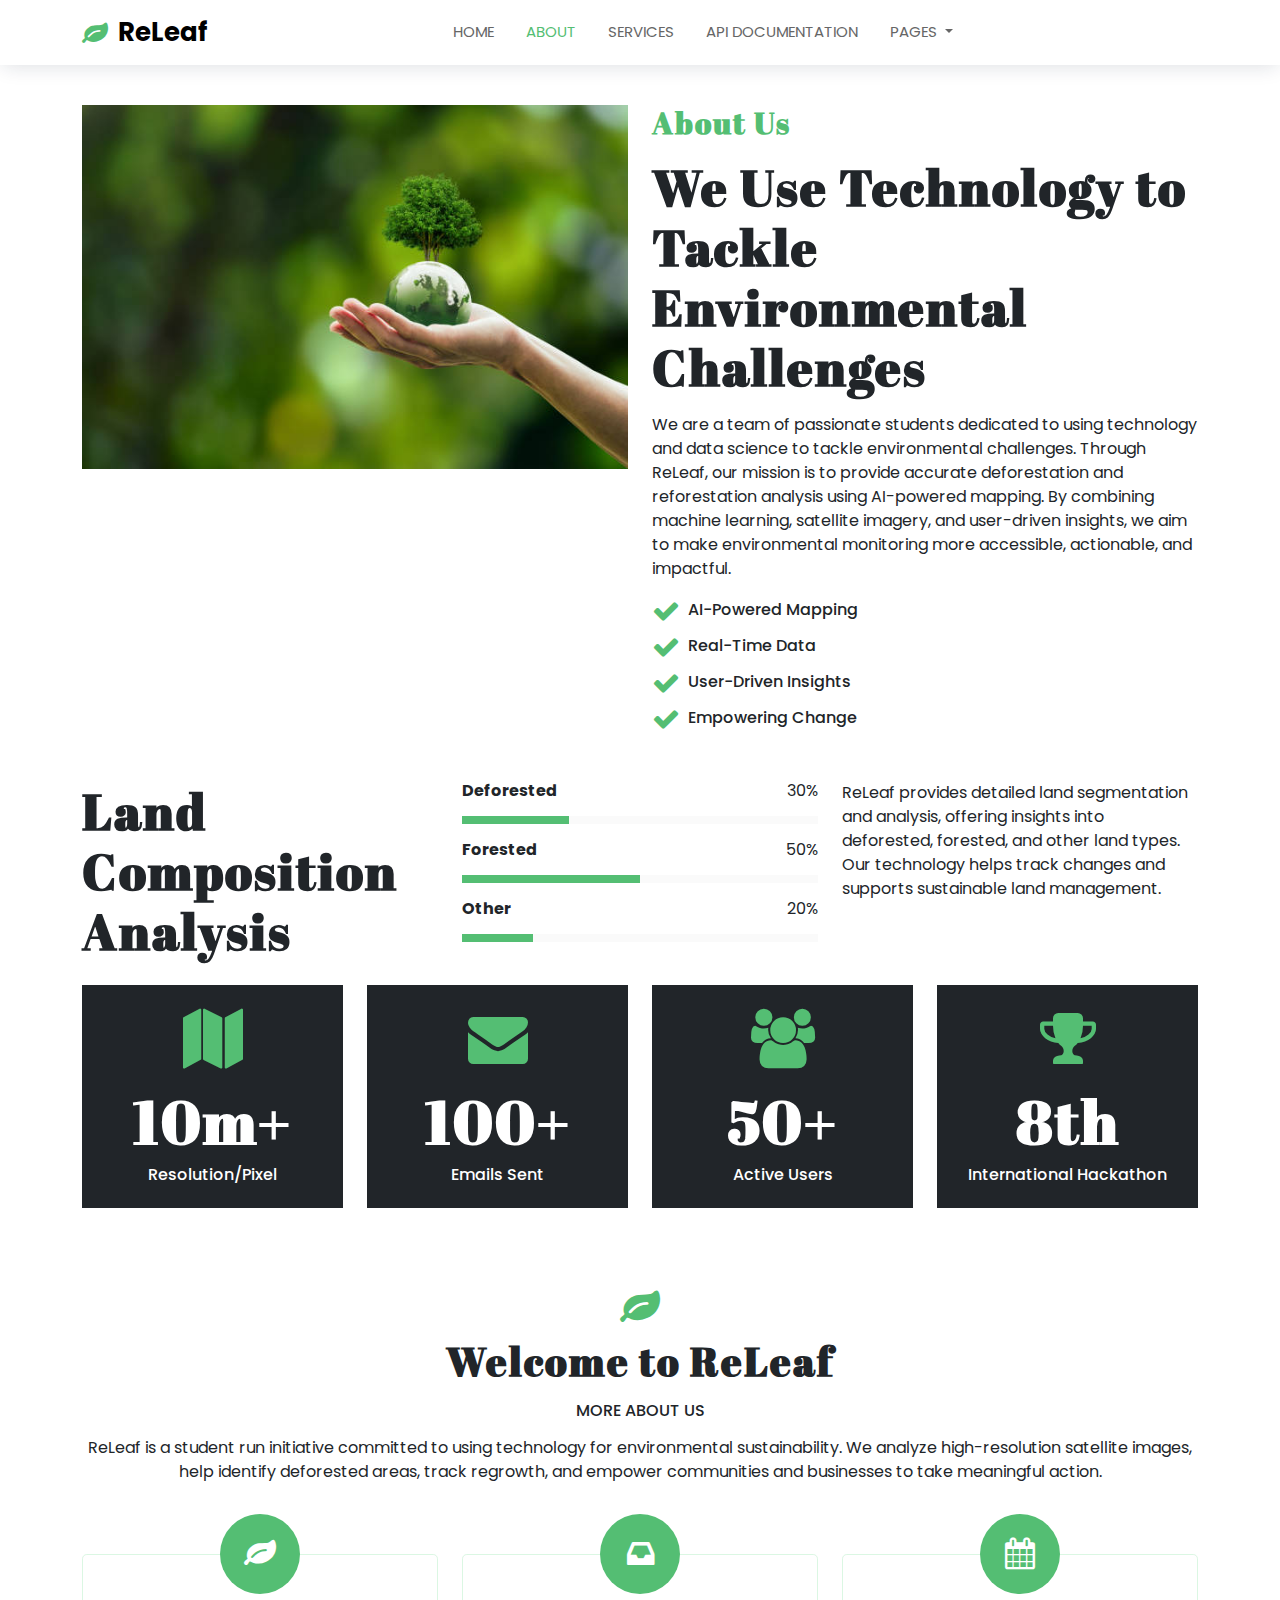
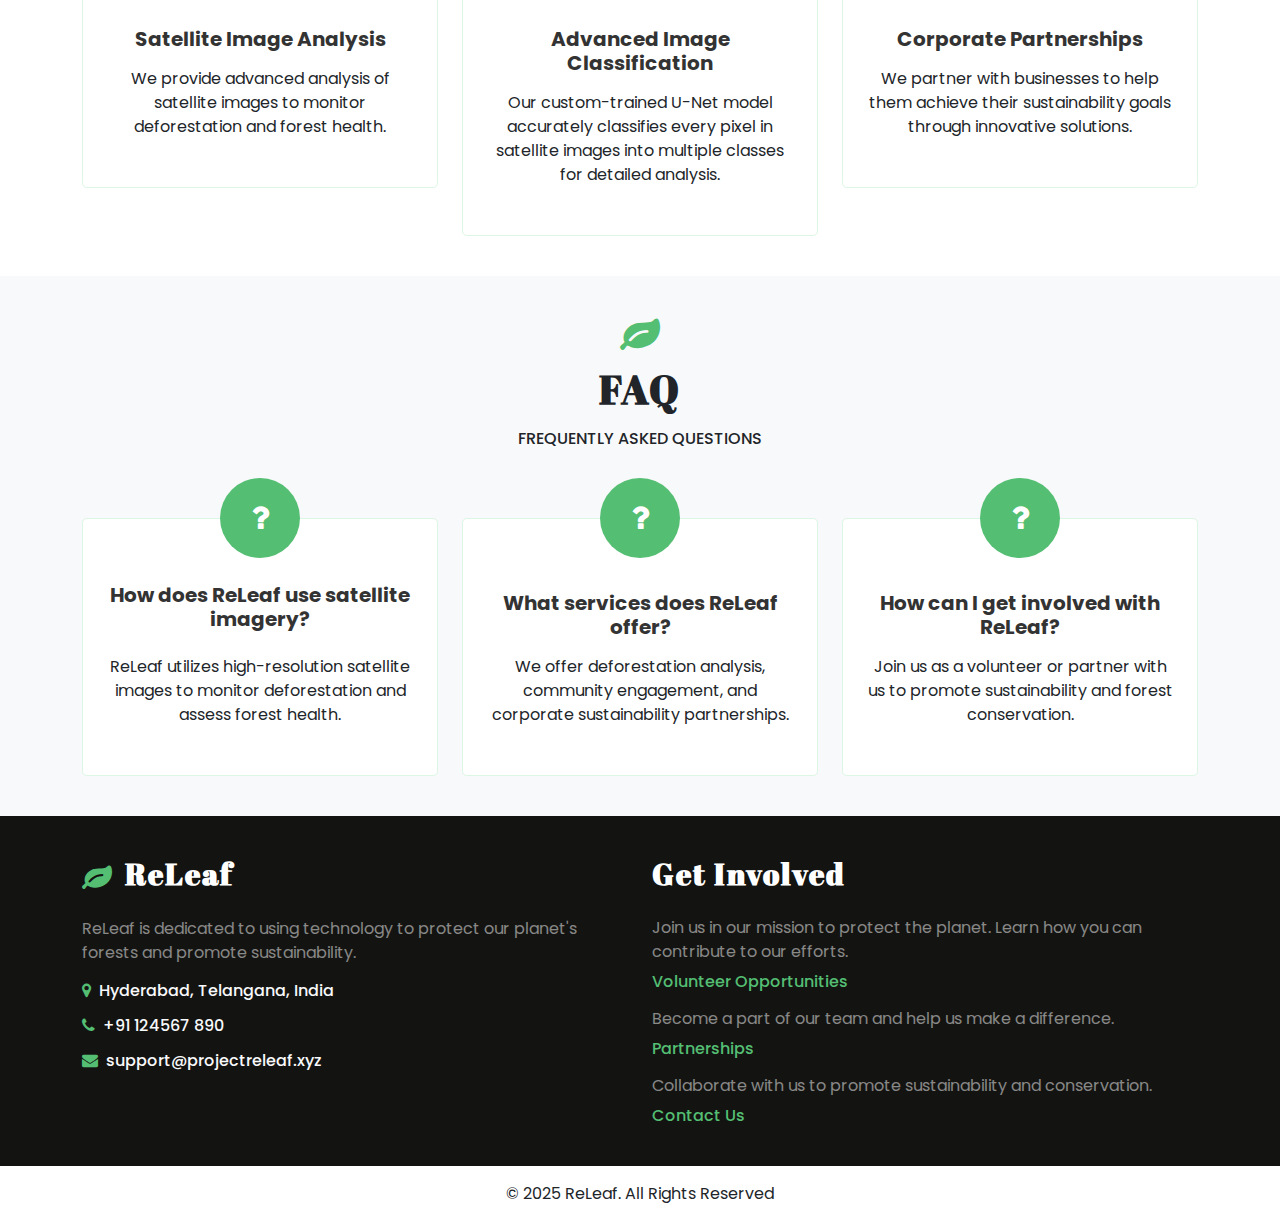
<file: about.html>
<!DOCTYPE html>
<html lang="en">

<head>

	<meta charset="utf-8">
	<meta http-equiv="X-UA-Compatible" content="IE=edge">
	<meta name="viewport" content="width=device-width, initial-scale=1">
	<title>ReLeaf</title>
	<link rel="icon" type="image/x-icon" href="img/favicon.ico">
	<link href="css/bootstrap.min.css" rel="stylesheet">
	<link href="css/font-awesome.min.css" rel="stylesheet">
	<link href="css/global.css" rel="stylesheet">
	<link href="css/about.css" rel="stylesheet">
	<link href="https://fonts.googleapis.com/css2?family=Abril+Fatface&display=swap" rel="stylesheet">
	<link href="https://fonts.googleapis.com/css2?family=Poppins&display=swap" rel="stylesheet">
	<script src="js/bootstrap.bundle.min.js"></script>

</head>

<body>

	<section id="top" class="bg_green pt-2 pb-2">
		<div class="container-xl">
			<div class="row top_1">
				<div class="col-md-8">
					<div class="top_1l">
						<ul class="mb-0">
							<li class="text-white d-inline-block">Welcome to ReLeaf</li>
							<li class="text-white d-inline-block mx-2">| </li>
							<li class="d-inline-block"> <a class="text-white " href="#">How to Find Us</a> </li>
							<li class="text-white d-inline-block mx-2">| </li>
							<li class="d-inline-block"> <a class="text-white " href="#">Give Feedback</a> </li>
						</ul>
					</div>
				</div>
				<div class="col-md-4">
					<div class="top_1r text-end">
						<div class="input-group">
							<input type="text" class="form-control border-0 bg-transparent text-white" placeholder="Search Keyword">
							<span class="input-group-btn">
								<button class="btn btn-primary col_green bg-transparent rounded-0 p-1 px-3 border-0" type="button">
									<i class="fa fa-search"></i> </button>
							</span>
						</div>
					</div>
				</div>
			</div>
		</div>
	</section>

	<section id="header">
		<nav class="navbar navbar-expand-md navbar-light bg-white shadow_box" id="navbar_sticky">
		  <div class="container-xl">
			<a class="text-black p-0 navbar-brand fw-bold me-0" href="index.html"><i class="fa fa-leaf me-1 col_green align-middle"></i> ReLeaf</a>
			<button class="navbar-toggler" type="button" data-bs-toggle="collapse" data-bs-target="#navbarSupportedContent" aria-controls="navbarSupportedContent" aria-expanded="false" aria-label="Toggle navigation">
			  <span class="navbar-toggler-icon"></span>
			</button>
			<div class="collapse navbar-collapse justify-content-center" id="navbarSupportedContent">
			 <ul class="navbar-nav mb-0">
				<li class="nav-item">
				  <a class="nav-link" href="index.html">Home</a>
				</li>
		
			<li class="nav-item">
				  <a class="nav-link active" aria-current="page" href="about.html">About </a>
				</li>
		
			<li class="nav-item">
				  <a class="nav-link" href="services.html">Services </a>
				</li>
		
			<li class="nav-item">
				  <a class="nav-link" href="docs.html">API Documentation </a>
				</li>
		
			<li class="nav-item dropdown">
				  <a class="nav-link dropdown-toggle" href="#" id="navbarDropdown" role="button" data-bs-toggle="dropdown" aria-expanded="false">
					Pages
				  </a>
				  <ul class="dropdown-menu drop_1" aria-labelledby="navbarDropdown">
					<li><a class="dropdown-item" href="faq.html"> Faq</a></li>
					<li><a class="dropdown-item border-0" href="contact.html"> Contact Us</a></li>
				  </ul>
				</li>
		
			  </ul>
			</div>
		  </div>
		</nav>
		</section>

	<section id="about_ho" class="p_3">
		<div class="container-xl">
			<div class="about_h1 row">
				<div class="col-md-6">
					<div class="about_h1l">
						<div class="grid clearfix">
							<figure class="effect-jazz mb-0">
								<a href="#"><img src="img/6.jpg" class="w-100" alt="abc"></a>
							</figure>
						</div>
					</div>
				</div>
				<div class="col-md-6">
					<div class="about_h1r">
						<h4 class="col_green">About Us</h4>
						<h2 class="mt-3">We Use Technology to Tackle Environmental Challenges</h2>
						<p class="mt-3">We are a team of passionate students dedicated to using technology and data science to tackle environmental challenges. Through ReLeaf, our mission is to provide accurate deforestation and reforestation analysis using AI-powered mapping. By combining machine learning, satellite imagery, and user-driven insights, we aim to make environmental monitoring more accessible, actionable, and impactful.</p>
						<h6 class="fs-6"><i class="fa fa-check col_green fs-3 align-middle me-1"></i> AI-Powered Mapping</h6>
						<h6 class="fs-6 mt-2"><i class="fa fa-check col_green fs-3 align-middle me-1"></i> Real-Time Data</h6>
						<h6 class="fs-6 mt-2"><i class="fa fa-check col_green fs-3 align-middle me-1"></i> User-Driven Insights</h6>
						<h6 class="fs-6 mt-2 mb-4"><i class="fa fa-check col_green fs-3 align-middle me-1"></i> Empowering Change</h6>
					</div>
				</div>
			</div>
			<div class="about_h2 row mt-4">
				<div class="col-md-4">
					<div class="about_h2l">
						<h2 class="mb-0">Land Composition Analysis</h2>
					</div>
				</div>
				<div class="col-md-4">
					<div class="about_h2m">
						<h6 class="fw-bold">Deforested <span class="float-end fw-normal">30%</span></h6>
						<div class="progress-bar mt-3">
							<div class="progress" style="width:30%;">
							</div>
						</div>
						<h6 class="fw-bold mt-3">Forested <span class="float-end fw-normal">50%</span></h6>
						<div class="progress-bar mt-3">
							<div class="progress" style="width:50%;">
							</div>
						</div>
						<h6 class="fw-bold mt-3">Other <span class="float-end fw-normal">20%</span></h6>
						<div class="progress-bar mt-3">
							<div class="progress" style="width:20%;">
							</div>
						</div>
					</div>
				</div>
				<div class="col-md-4">
					<div class="about_h2r">
						<p class="mb-0">ReLeaf provides detailed land segmentation and analysis, offering insights into deforested, forested, and other land types. Our technology helps track changes and supports sustainable land management.</p>
					</div>
				</div>
			</div>
			<div class="row exep_2 mt-4">
				<div class="col-md-3 col-sm-6">
					<div class="exep_2i bg-dark p-4 text-center">
						<span class="font_60 col_green lh-1"><i class="fa fa-map"></i></span>
						<h1 class="text-white mt-3">10m+</h1>
						<h6 class="mb-0 text-white">Resolution/Pixel</h6>
					</div>
				</div>
				<div class="col-md-3 col-sm-6">
					<div class="exep_2i bg-dark p-4 text-center">
						<span class="font_60 col_green lh-1"><i class="fa fa-envelope"></i></span>
						<h1 class="text-white mt-3">100+</h1>
						<h6 class="mb-0 text-white">Emails Sent</h6>
					</div>
				</div>
				<div class="col-md-3 col-sm-6">
					<div class="exep_2i bg-dark p-4 text-center">
						<span class="font_60 col_green lh-1"><i class="fa fa-users"></i></span>
						<h1 class="text-white mt-3">50+</h1>
						<h6 class="mb-0 text-white">Active Users</h6>
					</div>
				</div>
				<div class="col-md-3 col-sm-6">
					<div class="exep_2i bg-dark p-4 text-center">
						<span class="font_60 col_green lh-1"><i class="fa fa-trophy"></i></span>
						<h1 class="text-white mt-3">8th</h1>
						<h6 class="mb-0 text-white">International Hackathon</h6>
					</div>
				</div>
			</div>
		</div>
	</section>


	<section id="about_h" class="p_3">
		<div class="container-xl">
		<div class="row about_h1 text-center mb-4">
		 <div class="col-md-12">
			<span class="col_green fs-1 lh-1"><i class="fa fa-leaf"></i></span>
		<h3 class="mt-2">Welcome to ReLeaf</h3>
		<h6 class="mt-3">MORE ABOUT US</h6>
		<p class="mb-0 mt-3">
			ReLeaf is a student run initiative committed to using technology for environmental sustainability. We analyze high-resolution satellite images, help identify deforested areas, track regrowth, and empower communities and businesses to take meaningful action.</p>
		 </div>
		</div>
		<div class="row about_h2">
		 <div class="col-md-4">
			<div class="about_h2i text-center position-relative">
			<div class="about_h2i1  position-absolute w-100">
				<span class="d-inline-block bg_green text-white rounded-circle text-center fs-2"><i class="fa fa-leaf"></i></span>
			</div>
			<div class="about_h2i2 p-5 px-4 rounded-3 border_1">
			 <h5 class="mb-3 mt-4"><a href="#">Satellite Image Analysis</a></h5>
			 <p class="mb-0">We provide advanced analysis of satellite images to monitor deforestation and forest health.</p>
			</div>
		</div>
		 </div>
		 <div class="col-md-4">
			<div class="about_h2i text-center position-relative">
			<div class="about_h2i1  position-absolute w-100">
				<span class="d-inline-block bg_green text-white rounded-circle text-center fs-2"><i class="fa fa-inbox"></i></span>
			</div>
			<div class="about_h2i2 p-5 px-4 rounded-3 border_1">
			 <h5 class="mb-3 mt-4"><a href="#">Advanced Image Classification</a></h5>
			 <p class="mb-0">Our custom-trained U-Net model accurately classifies every pixel in satellite images into multiple classes for detailed analysis.</p>
			</div>
		</div>
		 </div>
		 <div class="col-md-4">
			<div class="about_h2i text-center position-relative">
			<div class="about_h2i1  position-absolute w-100">
				<span class="d-inline-block bg_green text-white rounded-circle text-center fs-2"><i class="fa fa-calendar"></i></span>
			</div>
			<div class="about_h2i2 p-5 px-4 rounded-3 border_1">
			 <h5 class="mb-3 mt-4"><a href="#">Corporate Partnerships</a></h5>
			 <p class="mb-0">We partner with businesses to help them achieve their sustainability goals through innovative solutions.</p>
			</div>
		</div>
		 </div>
		</div>
	</div>
	</section>

	<section id="faq" class="p_3 bg-light">
		<div class="container-xl">
			<div class="row about_h1 text-center mb-4">
			 <div class="col-md-12">
				<span class="col_green fs-1 lh-1"><i class="fa fa-leaf"></i></span>
				<h3 class="mt-2">FAQ</h3>
				<h6 class="mt-3 mb-0">FREQUENTLY ASKED QUESTIONS</h6>
			 </div>
			</div>
			<div class="row about_h2">
				<div class="col-md-4">
				<div class="about_h2i text-center position-relative">
					<div class="about_h2i1  position-absolute w-100">
						<span class="d-inline-block bg_green text-white rounded-circle text-center fs-2"><i class="fa fa-question"></i></span>
					</div>
					<div class="about_h2i2 p-5 px-4 rounded-3 border_1 bg-white">
					 <h5 class="mb-4 mt-3"><a href="#">How does ReLeaf use satellite imagery?</a></h5>
					 <p class="mb-0">ReLeaf utilizes high-resolution satellite images to monitor deforestation and assess forest health.</p>
					</div>
				</div>
			 </div>
			 <div class="col-md-4">
				<div class="about_h2i text-center position-relative">
					<div class="about_h2i1  position-absolute w-100">
						<span class="d-inline-block bg_green text-white rounded-circle text-center fs-2"><i class="fa fa-question"></i></span>
					</div>
					<div class="about_h2i2 p-5 px-4 rounded-3 border_1 bg-white">
					 <h5 class="mb-3 mt-4"><a href="#">What services does ReLeaf offer?</a></h5>
					 <p class="mb-0">We offer deforestation analysis, community engagement, and corporate sustainability partnerships.</p>
					</div>
				</div>
			 </div>
			 <div class="col-md-4">
				<div class="about_h2i text-center position-relative">
					<div class="about_h2i1  position-absolute w-100">
						<span class="d-inline-block bg_green text-white rounded-circle text-center fs-2"><i class="fa fa-question"></i></span>
					</div>
					<div class="about_h2i2 p-5 px-4 rounded-3 border_1 bg-white">
					 <h5 class="mb-3 mt-4"><a href="#">How can I get involved with ReLeaf?</a></h5>
					 <p class="mb-0">Join us as a volunteer or partner with us to promote sustainability and forest conservation.</p>
					</div>
				</div>
			 </div>
			</div>
		</div>
	</section>



	<section id="footer" class="p_3">
		<div class="container-xl">
				<div class="footer_1 row">
						<div class="col-md-6">
								<div class="footer_1i">
										<h4 class="mb-4"><a class="text-white" href="index.html"><i class="fa fa-leaf me-1 col_green align-middle"></i> ReLeaf</a></h4>
										<p class="text-white-50">ReLeaf is dedicated to using technology to protect our planet's forests and promote sustainability.</p>
										<h6 class="text-light"><i class="fa fa-map-marker col_green me-1"></i> Hyderabad, Telangana, India</h6>
										<h6 class="mt-3"><i class="fa fa-phone col_green me-1"></i> <a class="text-light" href="#">+91 124567 890</a></h6>
										<h6 class="mt-3 mb-0"><i class="fa fa-envelope col_green me-1"></i> <a class="text-light" href="#">support@projectreleaf.xyz</a></h6>
								</div>
						</div>
						<div class="col-md-6">
								<div class="footer_1i">
										<h4 class="mb-4 text-white">Get Involved</h4>
										<p class="text-white-50 mb-2">Join us in our mission to protect the planet. Learn how you can contribute to our efforts.</p>
										<h6 class="col_green">Volunteer Opportunities</h6>
										<p class="text-white-50 mb-2 mt-3">Become a part of our team and help us make a difference.</p>
										<h6 class="col_green">Partnerships</h6>
										<p class="text-white-50 mb-2 mt-3">Collaborate with us to promote sustainability and conservation.</p>
										<h6 class="col_green mb-0">Contact Us</h6>
								</div>
						</div>
				</div>
		</div>
	</section>

	<section id="footer_b" class="pt-3 pb-3">
	<div class="container-xl">
		<div class="row footer_b1">
	 <div class="col-md-12">
		<div class="footer_b1l text-center">
			<p class="mb-0">© 2025 ReLeaf. All Rights Reserved</p>
	 </div>
	</div>
	</div>
	</section>

	<script>
	window.onscroll = function() {myFunction()};
	var navbar_sticky = document.getElementById("navbar_sticky");
	var sticky = navbar_sticky.offsetTop;
	var navbar_height = document.querySelector('.navbar').offsetHeight;
	function myFunction() {
	if (window.pageYOffset >= sticky + navbar_height) {
		navbar_sticky.classList.add("sticky")
	document.body.style.paddingTop = navbar_height + 'px';
	} else {
		navbar_sticky.classList.remove("sticky");
	document.body.style.paddingTop = '0'
	}
	}
	</script>

	</body>


	</html>
</file>
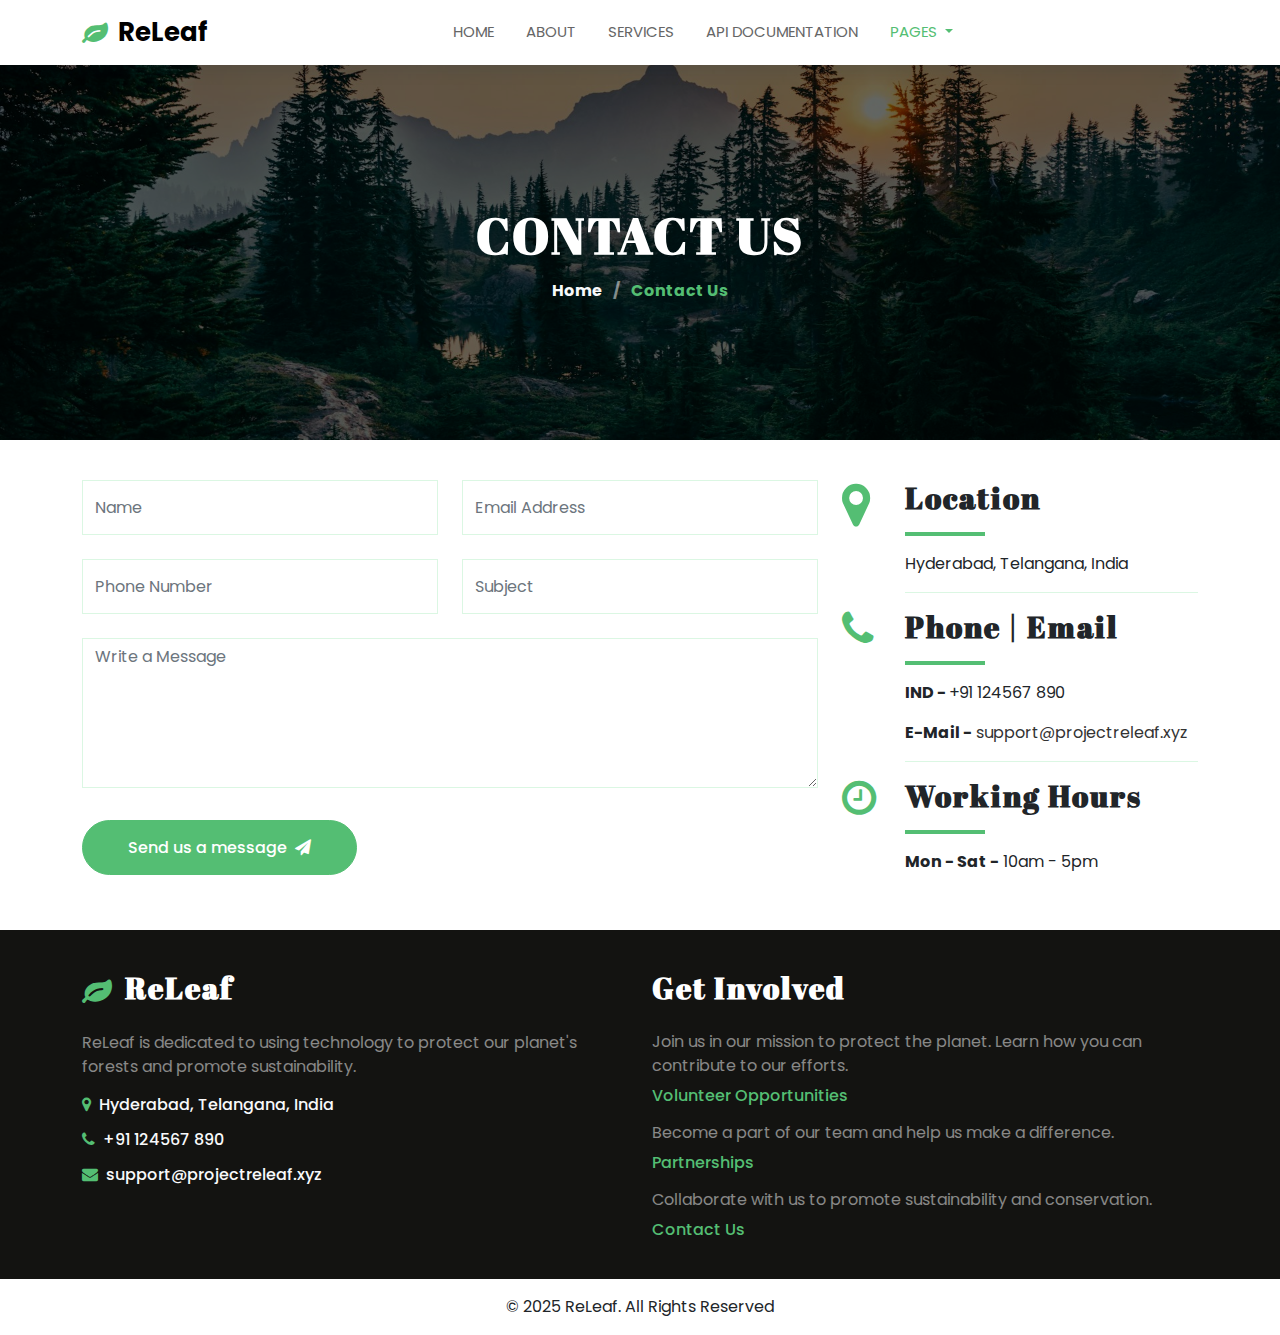
<file: contact.html>
<!DOCTYPE html>
<html lang="en">
<head>
	
	<meta charset="utf-8">
	<meta http-equiv="X-UA-Compatible" content="IE=edge">
	<meta name="viewport" content="width=device-width, initial-scale=1">
	<title>ReLeaf</title>
	<link rel="icon" type="image/x-icon" href="img/favicon.ico">
	<link href="css/bootstrap.min.css" rel="stylesheet" >
	<link href="css/font-awesome.min.css" rel="stylesheet" >
	<link href="css/global.css" rel="stylesheet">
	<link href="css/about.css" rel="stylesheet">
	<link href="https://fonts.googleapis.com/css2?family=Abril+Fatface&display=swap" rel="stylesheet">
	<link href="https://fonts.googleapis.com/css2?family=Poppins&display=swap" rel="stylesheet">
	<script src="js/bootstrap.bundle.min.js"></script>

</head>
<body>

<section id="top" class="bg_green pt-2 pb-2">
<div class="container-xl">
 <div class="row top_1">
  <div class="col-md-8">
   <div class="top_1l">
    <ul class="mb-0">
		<li class="text-white d-inline-block">Welcome to Electronics Recycling </li>
		<li class="text-white d-inline-block mx-2">| </li>
		<li class="d-inline-block"> <a class="text-white " href="#">How to Find Us</a> </li>
		<li class="text-white d-inline-block mx-2">| </li>
		<li class="d-inline-block"> <a class="text-white " href="#">Give Feedback</a> </li>
	</ul>
   </div>
  </div>
  <div class="col-md-4">
   <div class="top_1r text-end">
      <div class="input-group">
				<input type="text" class="form-control border-0 bg-transparent text-white" placeholder="Search Keyword">
				<span class="input-group-btn">
					<button class="btn btn-primary col_green bg-transparent rounded-0 p-1 px-3 border-0" type="button">
						<i class="fa fa-search"></i> </button>
				</span>
		</div>
   </div>
  </div>
 </div>
</div>
</section>

<section id="header">
	<nav class="navbar navbar-expand-md navbar-light bg-white shadow_box" id="navbar_sticky">
	  <div class="container-xl">
		<a class="text-black p-0 navbar-brand fw-bold me-0" href="home"><i class="fa fa-leaf me-1 col_green align-middle"></i> ReLeaf</a>
		<button class="navbar-toggler" type="button" data-bs-toggle="collapse" data-bs-target="#navbarSupportedContent" aria-controls="navbarSupportedContent" aria-expanded="false" aria-label="Toggle navigation">
		  <span class="navbar-toggler-icon"></span>
		</button>
		<div class="collapse navbar-collapse justify-content-center" id="navbarSupportedContent">
		 <ul class="navbar-nav mb-0">
			<li class="nav-item">
			  <a class="nav-link" href="home">Home</a>
			</li>
	
		<li class="nav-item">
			  <a class="nav-link" href="about">About </a>
			</li>
	
		<li class="nav-item">
			  <a class="nav-link" href="services">Services </a>
			</li>
	
		<li class="nav-item">
			  <a class="nav-link" href="docs">API Documentation </a>
			</li>
	
		<li class="nav-item dropdown">
			  <a class="nav-link dropdown-toggle active" href="#" id="navbarDropdown" role="button" data-bs-toggle="dropdown" aria-expanded="false">
				Pages
			  </a>
			  <ul class="dropdown-menu drop_1" aria-labelledby="navbarDropdown">
				<li><a class="dropdown-item" href="faq"> FAQ</a></li>
				<li><a class="dropdown-item active border-0" href="contact"> Contact Us</a></li>
			  </ul>
			</li>
		  </ul>
		</div>
	  </div>
	</nav>
	</section>

<section id="center" class="center_cont">
   <div class="center_om bg_back">
     <div class="container-xl">
  <div class="row center_o1 text-center">
     <div class="col-md-12">
	    <h2 class="text-white text-uppercase font_50">Contact Us</h2>
	    <h6 class="col_green  fw-bold mb-0 mt-3"><a class="text-light" href="#">Home</a> <span class="mx-2 text-white-50">/</span> Contact Us</h6>
	 </div>
  </div>
 </div>
   </div>   
 </section>
 
 <section id="contact" class="p_3">
 <div class="container-xl">
   <div class="contact_2 row clearfix">
    <div class="col-md-8">
      <div class="contact_2l clearfix">
	    <div class="blog_dt1l35">
		<div class="row quote_2">
       <div class="col-md-6">
	    <div class="quote_2l">
		 <input placeholder="Name" class="form-control" type="text">
		</div>
	   </div>
	   <div class="col-md-6">
	    <div class="quote_2l">
		 <input placeholder="Email Address" class="form-control" type="text">
		</div>
	   </div>
     </div>
	    <div class="row quote_2 mt-4 text-center">
       <div class="col-md-6">
	    <div class="quote_2l">
		 <input placeholder="Phone Number" class="form-control" type="text">
		</div>
	   </div>
	   <div class="col-md-6">
	    <div class="quote_2l">
		 <input placeholder="Subject" class="form-control" type="text">
		</div>
	   </div>
     </div>
	    <div class="row quote_2 mt-4 text-center">
	   <div class="col-md-12">
	    <div class="quote_2l">
		 <textarea  placeholder="Write a Message" class="form-control form_text"></textarea>
		</div>
	   </div>
     </div>
	    <div class="row quote_2 mt-4">
	   <div class="col-md-12">
	    <div class="quote_2l">
		  <h6 class="d-inline-block mt-2 mb-0"><a class="button_1" href="#"> Send us a message <i class="fa fa-paper-plane ms-1"></i> </a></h6>
		</div>
	   </div>
     </div>
	   </div>
	  </div>
	</div>
	<div class="col-md-4">
      <div class="contact_2r row clearfix">
	    <div class="col-md-2">
		 <div class="contact_2rl clearfix">
		  <span class="font_50 lh-1"><i class="fa fa-map-marker col_green"></i></span>
		 </div>
		</div>
		<div class="col-md-10">
		 <div class="contact_2rr clearfix">
		  <h4 class="mgt">Location</h4>
		  <hr class="line">
		  <p>Hyderabad, Telangana, India</p>
		  <hr>
		 </div>
		</div>
	  </div>
	  <div class="contact_2r row clearfix">
	    <div class="col-md-2">
		 <div class="contact_2rl clearfix">
		  <span class="fs-1 lh-1"><i class="fa fa-phone col_green"></i></span>
		 </div>
		</div>
		<div class="col-md-10">
		 <div class="contact_2rr clearfix">
		  <h4 class="mgt">Phone | Email</h4>
		  <hr class="line">
		  <p><span class="fw-bold">IND - </span>+91 124567 890</p>
		  <p><span class="fw-bold">E-Mail -</span> <a href="#">support@projectreleaf.xyz</a></p>
		  <hr>
		 </div>
		</div>
	  </div>
	  <div class="contact_2r row clearfix">
	    <div class="col-md-2">
		 <div class="contact_2rl clearfix">
		  <span class="fs-1 lh-1"><i class="fa fa-clock-o col_green"></i></span>
		 </div>
		</div>
		<div class="col-md-10">
		 <div class="contact_2rr clearfix">
		  <h4 class="mgt">Working Hours</h4>
		  <hr class="line">
		  <p><span class="fw-bold">Mon - Sat -</span>  10am - 5pm</p>
		 </div>
		</div>
	  </div>
	</div>
   </div>
 </div>
</section>
    

<section id="footer" class="p_3">
	<div class="container-xl">
			<div class="footer_1 row">
					<div class="col-md-6">
							<div class="footer_1i">
									<h4 class="mb-4"><a class="text-white" href="home"><i class="fa fa-leaf me-1 col_green align-middle"></i> ReLeaf</a></h4>
									<p class="text-white-50">ReLeaf is dedicated to using technology to protect our planet's forests and promote sustainability.</p>
									<h6 class="text-light"><i class="fa fa-map-marker col_green me-1"></i> Hyderabad, Telangana, India</h6>
									<h6 class="mt-3"><i class="fa fa-phone col_green me-1"></i> <a class="text-light" href="#">+91 124567 890</a></h6>
									<h6 class="mt-3 mb-0"><i class="fa fa-envelope col_green me-1"></i> <a class="text-light" href="#">support@projectreleaf.xyz</a></h6>
							</div>
					</div>
					<div class="col-md-6">
							<div class="footer_1i">
									<h4 class="mb-4 text-white">Get Involved</h4>
									<p class="text-white-50 mb-2">Join us in our mission to protect the planet. Learn how you can contribute to our efforts.</p>
									<h6 class="col_green">Volunteer Opportunities</h6>
									<p class="text-white-50 mb-2 mt-3">Become a part of our team and help us make a difference.</p>
									<h6 class="col_green">Partnerships</h6>
									<p class="text-white-50 mb-2 mt-3">Collaborate with us to promote sustainability and conservation.</p>
									<h6 class="col_green mb-0">Contact Us</h6>
							</div>
					</div>
			</div>
	</div>
</section>

<section id="footer_b" class="pt-3 pb-3">
<div class="container-xl">
	<div class="row footer_b1">
 <div class="col-md-12">
	<div class="footer_b1l text-center">
		<p class="mb-0">© 2025 ReLeaf. All Rights Reserved</p>
 </div>
</div>
</div>
</section>

<!-- Add this popup HTML before the script tag -->
<div id="successPopup" class="popup-overlay" style="display: none;">
    <div class="popup-content bg-white p-4 rounded-3 shadow-sm">
        <div class="text-center">
            <i class="fa fa-check-circle col_green" style="font-size: 48px;"></i>
            <h4 class="mt-3">Message Sent Successfully!</h4>
            <p class="text-muted">Thank you for contacting ReLeaf. We'll get back to you soon.</p>
            <button class="button_1 border-0 mt-2" onclick="closePopup()">Close</button>
        </div>
    </div>
</div>

<!-- Add this error popup HTML next to the success popup -->
<div id="errorPopup" class="popup-overlay" style="display: none;">
    <div class="popup-content bg-white p-4 rounded-3 shadow-sm">
        <div class="text-center">
            <i class="fa fa-exclamation-circle text-danger" style="font-size: 48px;"></i>
            <h4 class="mt-3">Invalid Input</h4>
            <p class="text-muted" id="errorMessage"></p>
            <button class="button_1 border-0 mt-2" onclick="closeErrorPopup()">Close</button>
        </div>
    </div>
</div>

<script>
window.onscroll = function() {myFunction()};
var navbar_sticky = document.getElementById("navbar_sticky");
var sticky = navbar_sticky.offsetTop;
var navbar_height = document.querySelector('.navbar').offsetHeight;
function myFunction() {
  if (window.pageYOffset >= sticky + navbar_height) {
    navbar_sticky.classList.add("sticky")
	document.body.style.paddingTop = navbar_height + 'px';
  } else {
    navbar_sticky.classList.remove("sticky");
	document.body.style.paddingTop = '0'
  }
}

document.addEventListener("DOMContentLoaded", function () {
    document.querySelector(".button_1").addEventListener("click", function (event) {
        event.preventDefault();

        let name = document.querySelector('input[placeholder="Name"]').value.trim();
        let email = document.querySelector('input[placeholder="Email Address"]').value.trim();
        let phone = document.querySelector('input[placeholder="Phone Number"]').value.trim();
        let subject = document.querySelector('input[placeholder="Subject"]').value.trim();
        let message = document.querySelector('textarea[placeholder="Write a Message"]').value.trim();

        const emailRegex = /^[^\s@]+@[^\s@]+\.[^\s@]+$/;
        const phoneRegex = /^\+?[\d\s-]{10,}$/;

        if (!name || name.length < 2 || !email || !emailRegex.test(email)) {
            showError("Please check your name and email address");
            return;
        }

        if (!phone || !phoneRegex.test(phone)) {
            showError("Please enter a valid phone number");
            return;
        }

        if (!subject || subject.length < 2) {
            showError("Please enter a subject");
            return;
        }

        if (!message || message.length < 10) {
            showError("Please enter a detailed message");
            return;
        }

        let formData = {
            name: name,
            email: email,
            phone: phone,
            subject: subject,
            message: message
        };

        fetch("https://api.projectreleaf.xyz/contact", {
            method: "POST",
            headers: {
                "Content-Type": "application/json"
            },
            body: JSON.stringify(formData)
        })
        .then(response => {
            if (!response.ok) {
                throw new Error('Network response was not ok');
            }
            return response.json();
        })
        .then(data => {
            document.getElementById('successPopup').style.display = 'flex';
            
            // Clear form
            document.querySelector('input[placeholder="Name"]').value = '';
            document.querySelector('input[placeholder="Email Address"]').value = '';
            document.querySelector('input[placeholder="Phone Number"]').value = '';
            document.querySelector('input[placeholder="Subject"]').value = '';
            document.querySelector('textarea[placeholder="Write a Message"]').value = '';
        })
        .catch(error => {
            showError("Failed to send message. Please try again later.");
            console.error("Error:", error);
        });
    });
});

function showError(message) {
    document.getElementById('errorMessage').textContent = message;
    document.getElementById('errorPopup').style.display = 'flex';
}

function closeErrorPopup() {
    document.getElementById('errorPopup').style.display = 'none';
}

function closePopup() {
    document.getElementById('successPopup').style.display = 'none';
}

// Close popups when clicking outside
document.addEventListener('click', function(event) {
    const successPopup = document.getElementById('successPopup');
    const errorPopup = document.getElementById('errorPopup');
    if (event.target === successPopup) {
        closePopup();
    }
    if (event.target === errorPopup) {
        closeErrorPopup();
    }
});
</script>

</body>


</html>
</file>
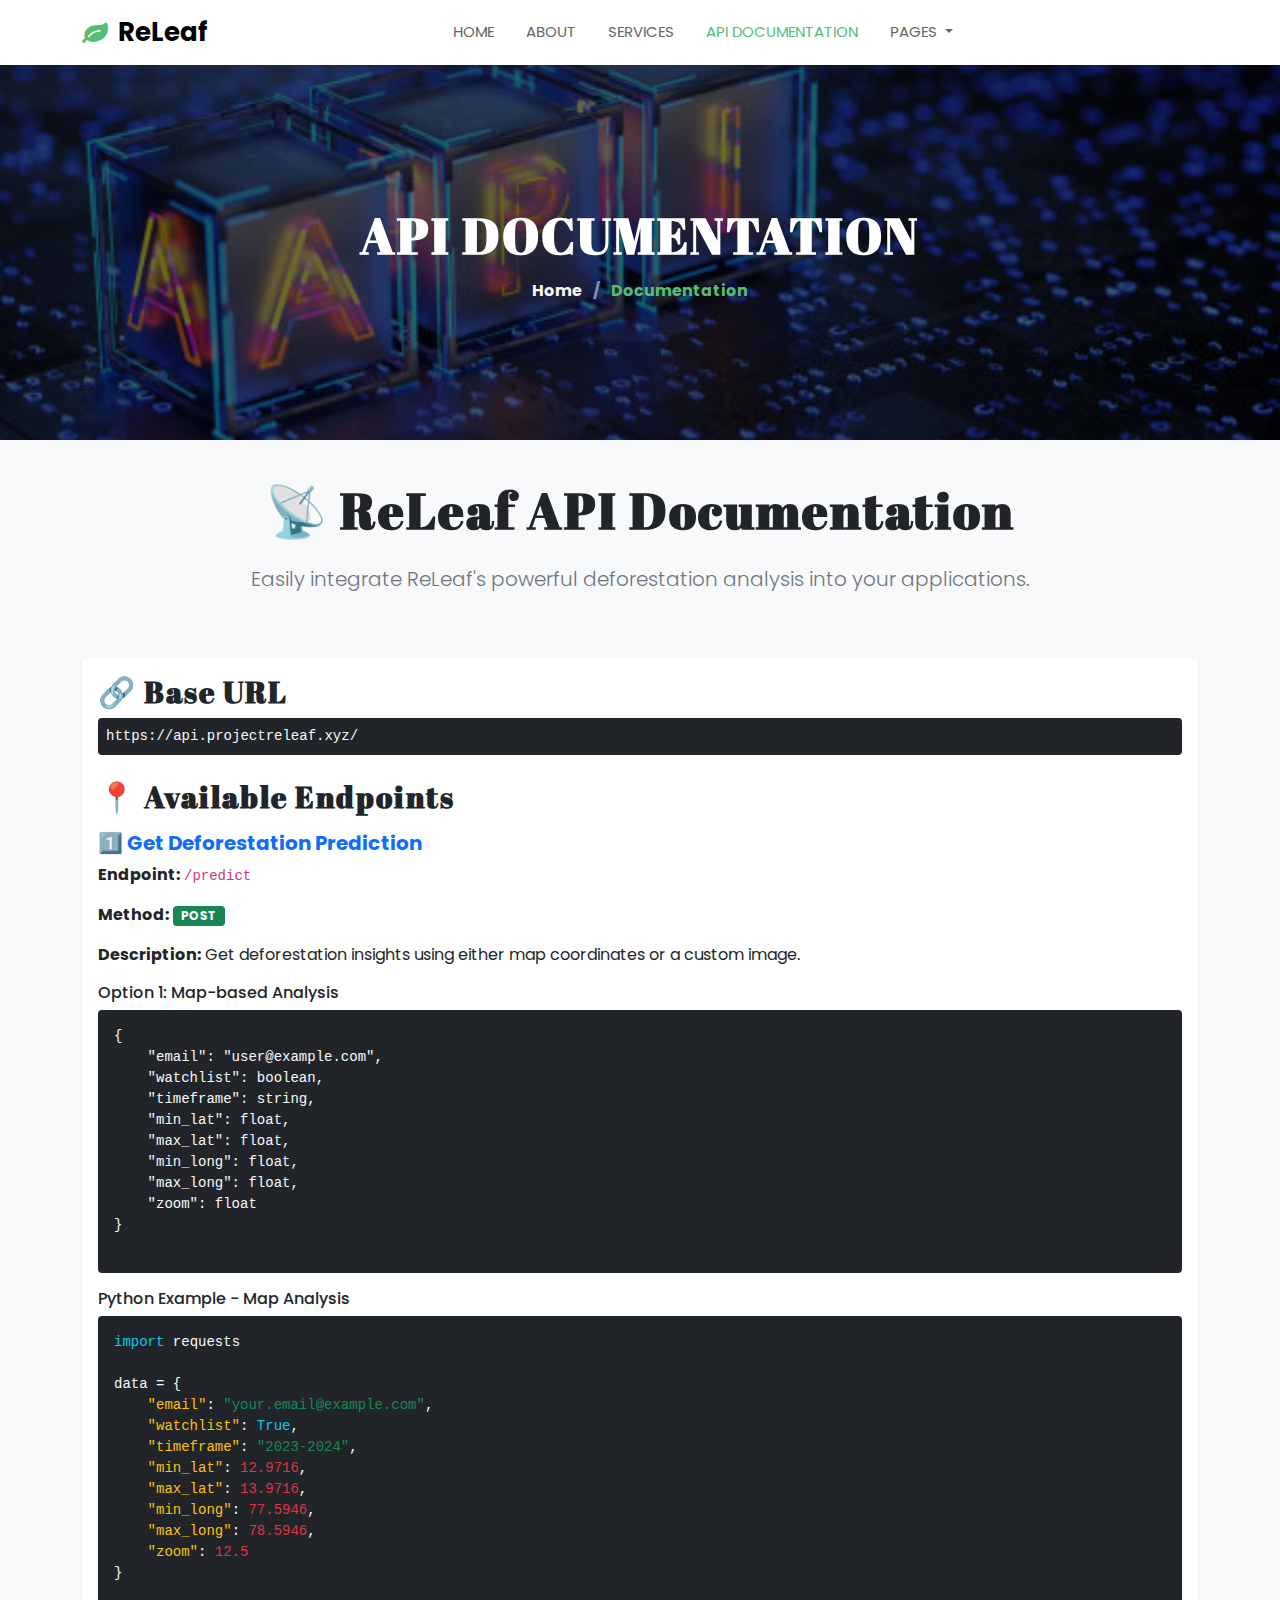
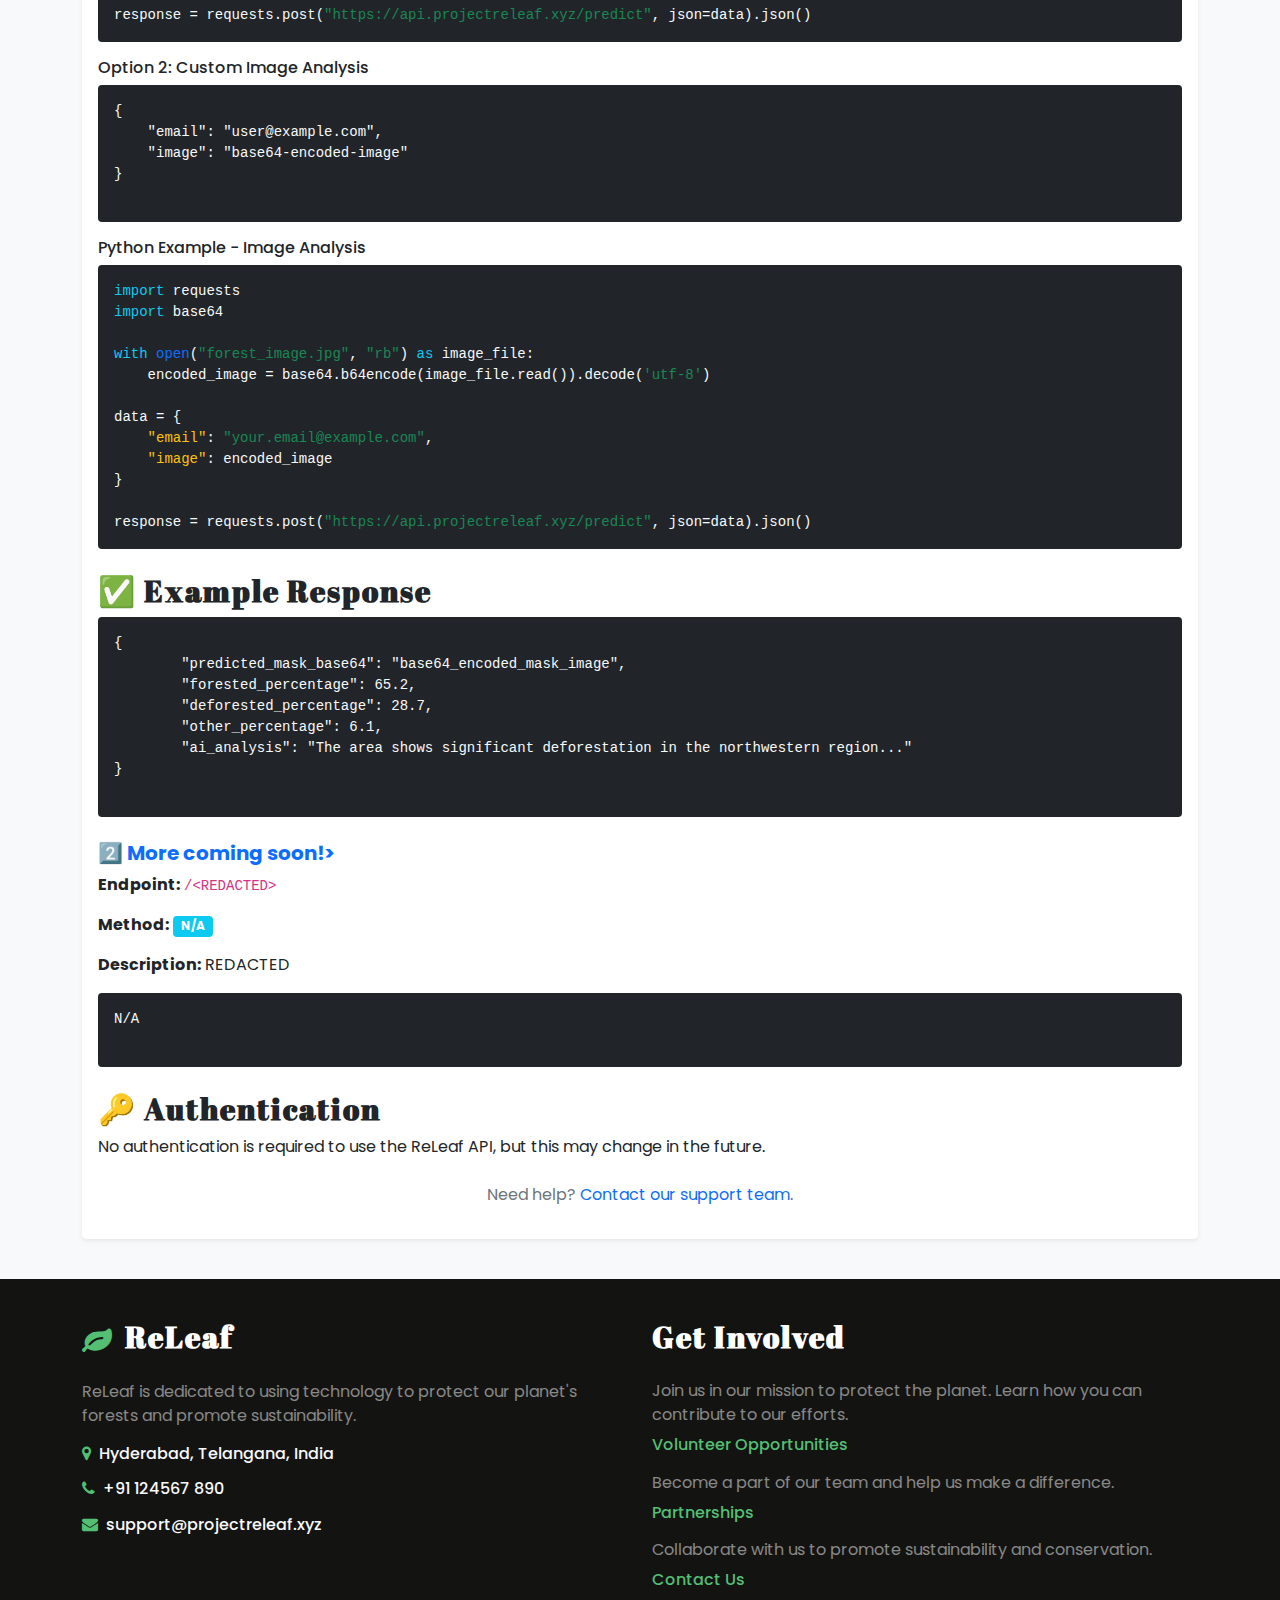
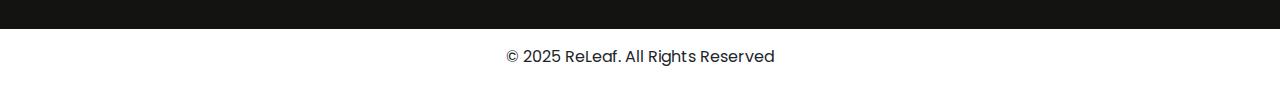
<file: docs.html>
<!DOCTYPE html>
<html lang="en">
<head>
	
	<meta charset="utf-8">
	<meta http-equiv="X-UA-Compatible" content="IE=edge">
	<meta name="viewport" content="width=device-width, initial-scale=1">
	<title>ReLeaf</title>
	<link rel="icon" type="image/x-icon" href="img/favicon.ico">
	<link href="css/bootstrap.min.css" rel="stylesheet" >
	<link href="css/font-awesome.min.css" rel="stylesheet" >
	<link href="css/global.css" rel="stylesheet">
	<link href="css/docs.css" rel="stylesheet">
	<link href="https://fonts.googleapis.com/css2?family=Abril+Fatface&display=swap" rel="stylesheet">
	<link href="https://fonts.googleapis.com/css2?family=Poppins&display=swap" rel="stylesheet">
	<script src="js/bootstrap.bundle.min.js"></script>

</head>
<body>

<section id="top" class="bg_green pt-2 pb-2">
<div class="container-xl">
 <div class="row top_1">
  <div class="col-md-8">
   <div class="top_1l">
    <ul class="mb-0">
		<li class="text-white d-inline-block">Welcome to Electronics Recycling </li>
		<li class="text-white d-inline-block mx-2">| </li>
		<li class="d-inline-block"> <a class="text-white " href="#">How to Find Us</a> </li>
		<li class="text-white d-inline-block mx-2">| </li>
		<li class="d-inline-block"> <a class="text-white " href="#">Give Feedback</a> </li>
	</ul>
   </div>
  </div>
  <div class="col-md-4">
   <div class="top_1r text-end">
      <div class="input-group">
				<input type="text" class="form-control border-0 bg-transparent text-white" placeholder="Search Keyword">
				<span class="input-group-btn">
					<button class="btn btn-primary col_green bg-transparent rounded-0 p-1 px-3 border-0" type="button">
						<i class="fa fa-search"></i> </button>
				</span>
		</div>
   </div>
  </div>
 </div>
</div>
</section>

<section id="header">
	<nav class="navbar navbar-expand-md navbar-light bg-white shadow_box" id="navbar_sticky">
	  <div class="container-xl">
		<a class="text-black p-0 navbar-brand fw-bold me-0" href="home"><i class="fa fa-leaf me-1 col_green align-middle"></i> ReLeaf</a>
		<button class="navbar-toggler" type="button" data-bs-toggle="collapse" data-bs-target="#navbarSupportedContent" aria-controls="navbarSupportedContent" aria-expanded="false" aria-label="Toggle navigation">
		  <span class="navbar-toggler-icon"></span>
		</button>
		<div class="collapse navbar-collapse justify-content-center" id="navbarSupportedContent">
		 <ul class="navbar-nav mb-0">
			<li class="nav-item">
			  <a class="nav-link" href="home">Home</a>
			</li>
	
		<li class="nav-item">
			  <a class="nav-link" href="about">About </a>
			</li>
	
		<li class="nav-item">
			  <a class="nav-link" href="services">Services </a>
			</li>
	
		<li class="nav-item">
			  <a class="nav-link active" aria-current="page" href="docs">API Documentation </a>
			</li>
	
		<li class="nav-item dropdown">
			  <a class="nav-link dropdown-toggle" href="#" id="navbarDropdown" role="button" data-bs-toggle="dropdown" aria-expanded="false">
				Pages
			  </a>
			  <ul class="dropdown-menu drop_1" aria-labelledby="navbarDropdown">
				<li><a class="dropdown-item" href="faq"> Faq</a></li>
				<li><a class="dropdown-item border-0" href="contact"> Contact Us</a></li>
			  </ul>
			</li>
	
		  </ul>
		</div>
	  </div>
	</nav>
	</section>

<section id="center" class="center_team">
   <div class="center_om bg_back">
     <div class="container-xl">
  <div class="row center_o1 text-center">
     <div class="col-md-12">
	    <h2 class="text-white text-uppercase font_50">API Documentation</h2>
	    <h6 class="col_green  fw-bold mb-0 mt-3"><a class="text-light" href="#">Home</a> <span class="mx-2 text-white-50">/</span> Documentation</h6>
	 </div>
  </div>
 </div>
   </div>   
 </section>
 <section id="api-docs" class="p_3 bg-light">
    <div class="container-xl">
        <div class="row">
            <div class="col-md-12 text-center">
                <h2 class="mb-4">📡 ReLeaf API Documentation</h2>
                <p class="lead text-muted">Easily integrate ReLeaf's powerful deforestation analysis into your applications.</p>
            </div>
        </div>

        <div class="row mt-5">
            <div class="col-md-12">
                <div class="card shadow-sm border-0 rounded-3">
                    <div class="card-body">
                        <h4>🔗 Base URL</h4>
                        <code class="d-block bg-dark text-light p-2 rounded">https://api.projectreleaf.xyz/</code>

                        <h4 class="mt-4">📍 Available Endpoints</h4>
                        <div class="mt-3">
                            <h5 class="text-primary">1️⃣ Get Deforestation Prediction</h5>
                            <p><strong>Endpoint:</strong> <code>/predict</code></p>
                            <p><strong>Method:</strong> <span class="badge bg-success">POST</span></p>
                            <p><strong>Description:</strong> Get deforestation insights using either map coordinates or a custom image.</p>
                            
                            <h6>Option 1: Map-based Analysis</h6>
                            <pre class="bg-dark text-light p-3 rounded">
{
    "email": "user@example.com",
    "watchlist": boolean,
    "timeframe": string,
    "min_lat": float,
    "max_lat": float,
    "min_long": float,
    "max_long": float,
    "zoom": float
}
                            </pre>

                            <h6>Python Example - Map Analysis</h6>
                            <pre class="bg-dark text-light p-3 rounded"><code class="language-python"><span class="text-info">import</span> requests

data = {
    <span class="text-warning">"email"</span>: <span class="text-success">"your.email@example.com"</span>,
    <span class="text-warning">"watchlist"</span>: <span class="text-info">True</span>,
    <span class="text-warning">"timeframe"</span>: <span class="text-success">"2023-2024"</span>,
    <span class="text-warning">"min_lat"</span>: <span class="text-danger">12.9716</span>,
    <span class="text-warning">"max_lat"</span>: <span class="text-danger">13.9716</span>,
    <span class="text-warning">"min_long"</span>: <span class="text-danger">77.5946</span>,
    <span class="text-warning">"max_long"</span>: <span class="text-danger">78.5946</span>,
    <span class="text-warning">"zoom"</span>: <span class="text-danger">12.5</span>
}

response = requests.post(<span class="text-success">"https://api.projectreleaf.xyz/predict"</span>, json=data).json()</code></pre>

                            <h6>Option 2: Custom Image Analysis</h6>
                            <pre class="bg-dark text-light p-3 rounded">
{
    "email": "user@example.com",
    "image": "base64-encoded-image"
}
                            </pre>

                            <h6>Python Example - Image Analysis</h6>
                            <pre class="bg-dark text-light p-3 rounded"><code class="language-python"><span class="text-info">import</span> requests
<span class="text-info">import</span> base64

<span class="text-info">with</span> <span class="text-primary">open</span>(<span class="text-success">"forest_image.jpg"</span>, <span class="text-success">"rb"</span>) <span class="text-info">as</span> image_file:
    encoded_image = base64.b64encode(image_file.read()).decode(<span class="text-success">'utf-8'</span>)

data = {
    <span class="text-warning">"email"</span>: <span class="text-success">"your.email@example.com"</span>,
    <span class="text-warning">"image"</span>: encoded_image
}

response = requests.post(<span class="text-success">"https://api.projectreleaf.xyz/predict"</span>, json=data).json()</code></pre>
                        </div>
						<div class="mt-4">
                            <h4>✅ Example Response</h4>
                            <pre class="bg-dark text-light p-3 rounded">
{
        "predicted_mask_base64": "base64_encoded_mask_image",
        "forested_percentage": 65.2,
        "deforested_percentage": 28.7,
        "other_percentage": 6.1,
        "ai_analysis": "The area shows significant deforestation in the northwestern region..."
}
                            </pre>
                        </div>
                        <div class="mt-4">
                            <h5 class="text-primary">2️⃣ More coming soon!></h5>
                            <p><strong>Endpoint:</strong> <code>/&lt;REDACTED&gt;</code></p>
                            <p><strong>Method:</strong> <span class="badge bg-info">N/A</span></p>
                            <p><strong>Description:</strong> REDACTED</p>
                            <pre class="bg-dark text-light p-3 rounded">
N/A
                            </pre>
                        </div>
                        <div class="mt-4">
                            <h4>🔑 Authentication</h4>
                            <p>No authentication is required to use the ReLeaf API, but this may change in the future.</p>
						</div>
                        <div class="mt-4 text-center">
                            <p class="text-muted">Need help? <a href="contact" class="text-primary">Contact our support team</a>.</p>
                        </div>
                    </div>
                </div>
            </div>
        </div>
    </div>
</section>
 
<section id="footer" class="p_3">
	<div class="container-xl">
			<div class="footer_1 row">
					<div class="col-md-6">
							<div class="footer_1i">
									<h4 class="mb-4"><a class="text-white" href="home"><i class="fa fa-leaf me-1 col_green align-middle"></i> ReLeaf</a></h4>
									<p class="text-white-50">ReLeaf is dedicated to using technology to protect our planet's forests and promote sustainability.</p>
									<h6 class="text-light"><i class="fa fa-map-marker col_green me-1"></i> Hyderabad, Telangana, India</h6>
									<h6 class="mt-3"><i class="fa fa-phone col_green me-1"></i> <a class="text-light" href="#">+91 124567 890</a></h6>
									<h6 class="mt-3 mb-0"><i class="fa fa-envelope col_green me-1"></i> <a class="text-light" href="#">support@projectreleaf.xyz</a></h6>
							</div>
					</div>
					<div class="col-md-6">
							<div class="footer_1i">
									<h4 class="mb-4 text-white">Get Involved</h4>
									<p class="text-white-50 mb-2">Join us in our mission to protect the planet. Learn how you can contribute to our efforts.</p>
									<h6 class="col_green">Volunteer Opportunities</h6>
									<p class="text-white-50 mb-2 mt-3">Become a part of our team and help us make a difference.</p>
									<h6 class="col_green">Partnerships</h6>
									<p class="text-white-50 mb-2 mt-3">Collaborate with us to promote sustainability and conservation.</p>
									<h6 class="col_green mb-0">Contact Us</h6>
							</div>
					</div>
			</div>
	</div>
</section>

<section id="footer_b" class="pt-3 pb-3">
<div class="container-xl">
	<div class="row footer_b1">
 <div class="col-md-12">
	<div class="footer_b1l text-center">
		<p class="mb-0">© 2025 ReLeaf. All Rights Reserved</p>
 </div>
</div>
</div>
</section>
<script>
window.onscroll = function() {myFunction()};
var navbar_sticky = document.getElementById("navbar_sticky");
var sticky = navbar_sticky.offsetTop;
var navbar_height = document.querySelector('.navbar').offsetHeight;
function myFunction() {
  if (window.pageYOffset >= sticky + navbar_height) {
    navbar_sticky.classList.add("sticky")
	document.body.style.paddingTop = navbar_height + 'px';
  } else {
    navbar_sticky.classList.remove("sticky");
	document.body.style.paddingTop = '0'
  }
}
</script>

</body>


</html>
</file>
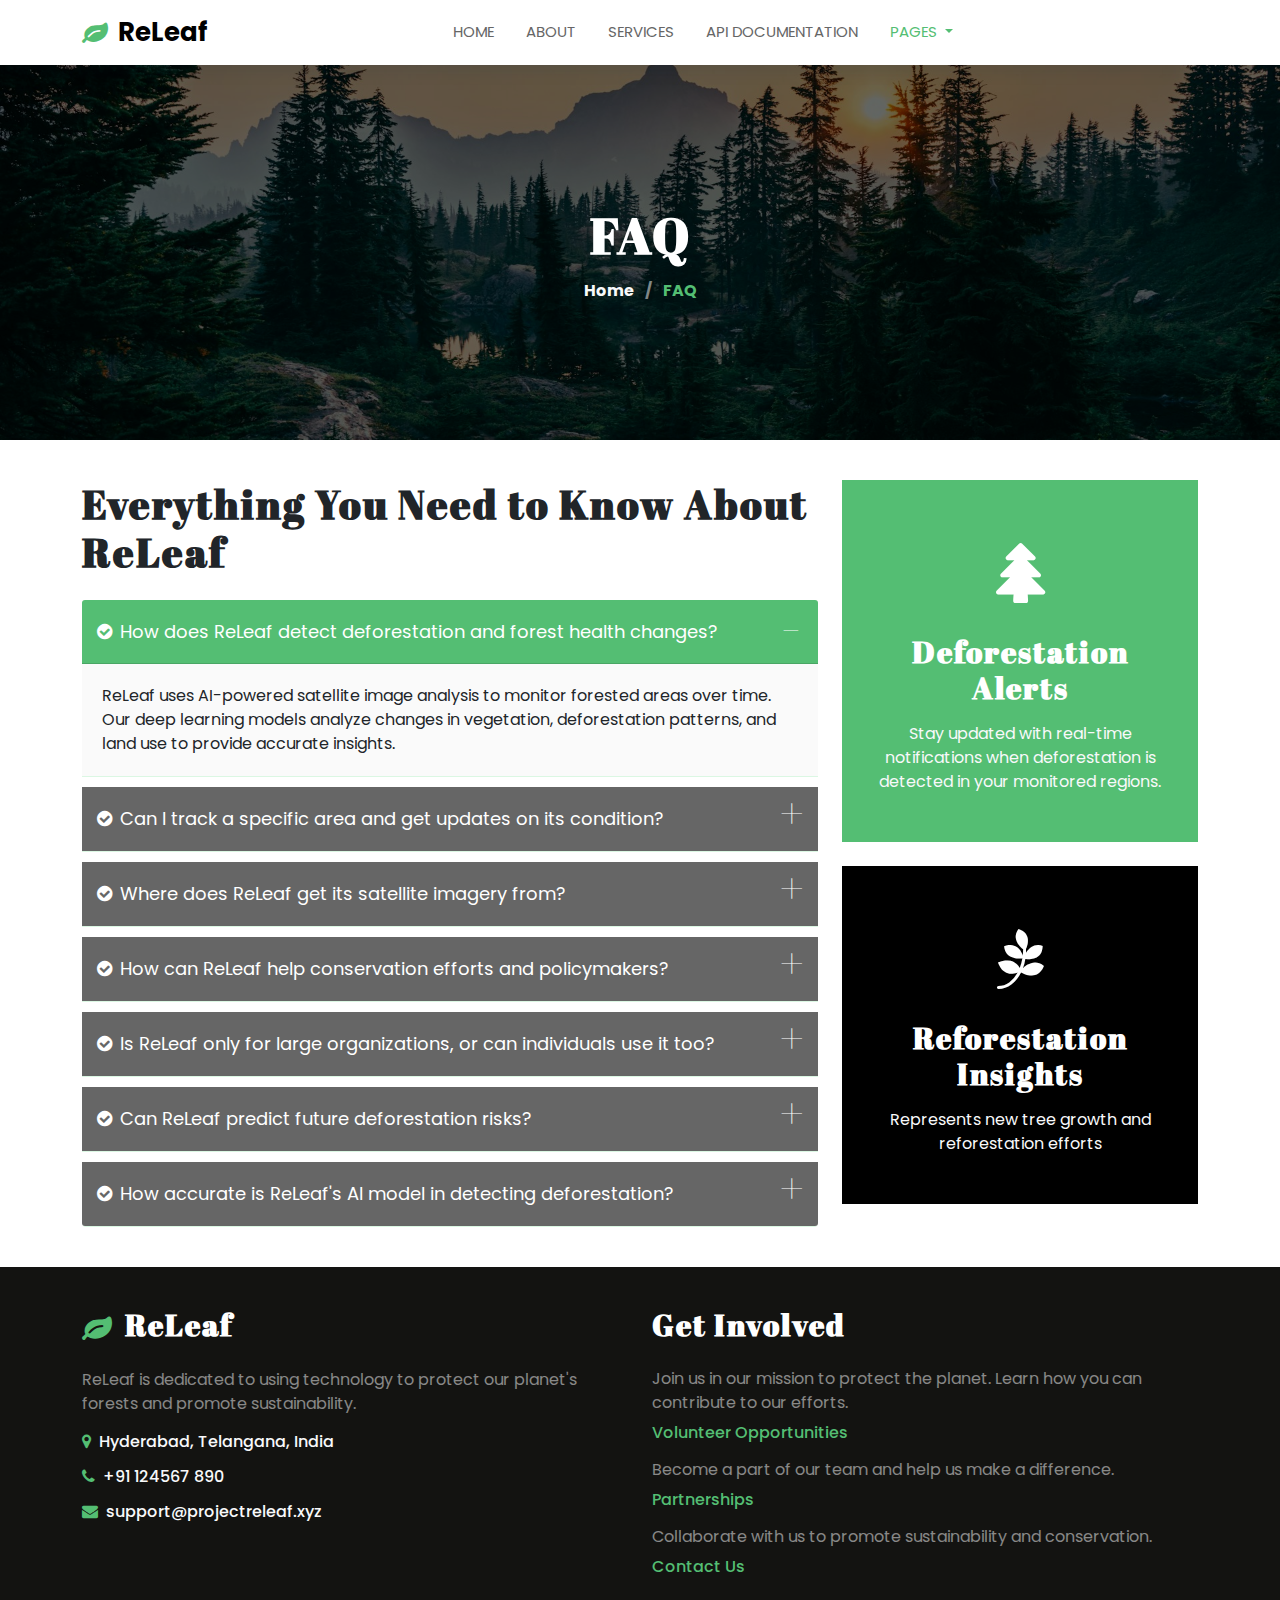
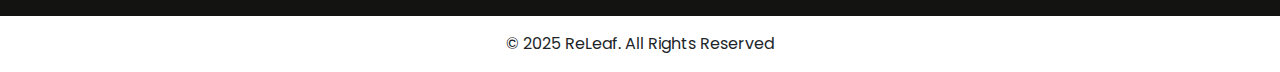
<file: faq.html>
<!DOCTYPE html>
<html lang="en">
<head>
	
	<meta charset="utf-8">
	<meta http-equiv="X-UA-Compatible" content="IE=edge">
	<meta name="viewport" content="width=device-width, initial-scale=1">
	<title>ReLeaf</title>
  <link rel="icon" type="image/x-icon" href="img/favicon.ico">
	<link href="css/bootstrap.min.css" rel="stylesheet" >
	<link href="css/font-awesome.min.css" rel="stylesheet" >
	<link href="css/global.css" rel="stylesheet">
	<link href="css/about.css" rel="stylesheet">
	<link href="https://fonts.googleapis.com/css2?family=Abril+Fatface&display=swap" rel="stylesheet">
	<link href="https://fonts.googleapis.com/css2?family=Poppins&display=swap" rel="stylesheet">
	<script src="js/bootstrap.bundle.min.js"></script>

</head>
<body>

<section id="header">
  <nav class="navbar navbar-expand-md navbar-light bg-white shadow_box" id="navbar_sticky">
    <div class="container-xl">
    <a class="text-black p-0 navbar-brand fw-bold me-0" href="home"><i class="fa fa-leaf me-1 col_green align-middle"></i> ReLeaf</a>
    <button class="navbar-toggler" type="button" data-bs-toggle="collapse" data-bs-target="#navbarSupportedContent" aria-controls="navbarSupportedContent" aria-expanded="false" aria-label="Toggle navigation">
      <span class="navbar-toggler-icon"></span>
    </button>
    <div class="collapse navbar-collapse justify-content-center" id="navbarSupportedContent">
     <ul class="navbar-nav">
      <li class="nav-item">
        <a class="nav-link" href="home">Home</a>
      </li>
  
    <li class="nav-item">
        <a class="nav-link"  href="about">About </a>
      </li>
  
    <li class="nav-item">
        <a class="nav-link" href="services">Services </a>
      </li>
  
    <li class="nav-item">
        <a class="nav-link" href="docs">API Documentation </a>
      </li>
  
    <li class="nav-item dropdown">
        <a class="nav-link dropdown-toggle active"  href="#" id="navbarDropdown" role="button" data-bs-toggle="dropdown" aria-expanded="false">
        Pages
        </a>
        <ul class="dropdown-menu drop_1" aria-labelledby="navbarDropdown">
        <li><a class="dropdown-item active" aria-current="page" href="faq"> FAQ</a></li>
        <li><a class="dropdown-item border-0" href="contact"> Contact Us</a></li>
        </ul>
      </li>
  
      </ul>
    </div>
    </div>
  </nav>
  </section>

<section id="center" class="center_faq">
   <div class="center_om bg_back">
     <div class="container-xl">
  <div class="row center_o1 text-center">
     <div class="col-md-12">
	    <h2 class="text-white text-uppercase font_50">FAQ</h2>
	    <h6 class="col_green  fw-bold mb-0 mt-3"><a class="text-light" href="#">Home</a> <span class="mx-2 text-white-50">/</span> FAQ</h6>
	 </div>
  </div>
 </div>
   </div>   
 </section>
 
<section id="faq" class="p_3">
 <div class="container-xl">
  <div class="row faq_1">
   <div class="col-md-8">
     <div class="faq_1l">
	  <h3 class="mb-4">Everything You Need to Know About ReLeaf</h3>
	  <div class="accordion" id="accordionExample">
  <div class="accordion-item">
   <h2 class="accordion-header" id="headingOne">
     <button class="accordion-button" type="button" data-bs-toggle="collapse" data-bs-target="#collapseOne" aria-expanded="true" aria-controls="collapseOne">
       <i class="fa fa-check-circle me-2"></i> How does ReLeaf detect deforestation and forest health changes?
     </button>
   </h2>
   <div id="collapseOne" class="accordion-collapse collapse show" aria-labelledby="headingOne" data-bs-parent="#accordionExample" >
     <div class="accordion-body">
     <p class="mb-0">ReLeaf uses AI-powered satellite image analysis to monitor forested areas over time. Our deep learning models analyze changes in vegetation, deforestation patterns, and land use to provide accurate insights.</p>
     </div>
   </div>
  </div>
   
  <div class="accordion-item">
   <h2 class="accordion-header" id="headingTwo">
     <button class="accordion-button collapsed" type="button" data-bs-toggle="collapse" data-bs-target="#collapseTwo" aria-expanded="false" aria-controls="collapseTwo">
       <i class="fa fa-check-circle me-2"></i> Can I track a specific area and get updates on its condition?
     </button>
   </h2>
   <div id="collapseTwo" class="accordion-collapse collapse" aria-labelledby="headingTwo" data-bs-parent="#accordionExample">
     <div class="accordion-body">
       <p class="mb-0"> Yes! With our Watchlist Feature, you can save specific regions of interest and receive automated updates on deforestation, reforestation, and overall forest health over time.</p>
     </div>
   </div>
 </div>
  
  <div class="accordion-item">
   <h2 class="accordion-header" id="headingThree">
     <button class="accordion-button collapsed" type="button" data-bs-toggle="collapse" data-bs-target="#collapseThree" aria-expanded="false" aria-controls="collapseThree">
       <i class="fa fa-check-circle me-2"></i> Where does ReLeaf get its satellite imagery from?
     </button>
   </h2>
   <div id="collapseThree" class="accordion-collapse collapse" aria-labelledby="headingThree" data-bs-parent="#accordionExample">
     <div class="accordion-body">
        <p class="mb-0">We source high-resolution satellite images from providers like Sentinel-2 and Landsat, ensuring accurate and up-to-date environmental monitoring.</p>
     </div>
   </div>
 </div>
 
 <div class="accordion-item">
   <h2 class="accordion-header" id="headingFour">
     <button class="accordion-button collapsed" type="button" data-bs-toggle="collapse" data-bs-target="#collapseFour" aria-expanded="false" aria-controls="collapseFour">
       <i class="fa fa-check-circle me-2"></i> How can ReLeaf help conservation efforts and policymakers?
     </button>
   </h2>
   <div id="collapseFour" class="accordion-collapse collapse" aria-labelledby="headingFour" data-bs-parent="#accordionExample">
     <div class="accordion-body">
        <p class="mb-0">ReLeaf provides data-driven insights that help conservationists, researchers, and policymakers identify deforestation trends, assess restoration progress, and make informed decisions to protect forests more effectively.</p>
     </div>
   </div>
 </div>
 
 <div class="accordion-item">
   <h2 class="accordion-header" id="headingFive">
     <button class="accordion-button collapsed" type="button" data-bs-toggle="collapse" data-bs-target="#collapseFive" aria-expanded="false" aria-controls="collapseFive">
       <i class="fa fa-check-circle me-2"></i> Is ReLeaf only for large organizations, or can individuals use it too?
     </button>
   </h2>
   <div id="collapseFive" class="accordion-collapse collapse" aria-labelledby="headingFive" data-bs-parent="#accordionExample">
     <div class="accordion-body">
        <p class="mb-0">Anyone can use ReLeaf! Whether you're a researcher, NGO, government agency, or just someone who cares about forests, our platform provides tools to track environmental changes and take action.</p>
     </div>
   </div>
 </div>
 
 <div class="accordion-item">
   <h2 class="accordion-header" id="headingSix">
     <button class="accordion-button collapsed" type="button" data-bs-toggle="collapse" data-bs-target="#collapseSix" aria-expanded="false" aria-controls="collapseSix">
       <i class="fa fa-check-circle me-2"></i> Can ReLeaf predict future deforestation risks?
     </button>
   </h2>
   <div id="collapseSix" class="accordion-collapse collapse" aria-labelledby="headingSix" data-bs-parent="#accordionExample">
     <div class="accordion-body">
        <p class="mb-0">Yes! Our AI model can analyze past deforestation trends, environmental factors, and human activities to predict areas at risk of deforestation, helping with proactive conservation planning.</p>
     </div>
   </div>
 </div>
 
 <div class="accordion-item mb-0">
   <h2 class="accordion-header" id="headingSeven">
     <button class="accordion-button collapsed" type="button" data-bs-toggle="collapse" data-bs-target="#collapseSeven" aria-expanded="false" aria-controls="collapseSeven">
       <i class="fa fa-check-circle me-2"></i> How accurate is ReLeaf's AI model in detecting deforestation?
     </button>
   </h2>
   <div id="collapseSeven" class="accordion-collapse collapse" aria-labelledby="headingSeven" data-bs-parent="#accordionExample">
     <div class="accordion-body">
        <p class="mb-0">Our AI model is trained on a diverse dataset of satellite images and achieves high accuracy in detecting forest cover changes. We continuously improve its performance using user feedback and real-world validation.</p>
     </div>
   </div>
 </div>
 
</div>
	 </div>
   </div>
   <div class="col-md-4">
     <div class="faq_1r">
	   <div class="faq_1r1 bg_green p-5 px-4 text-center">
	    <span class="font_60 text-white"><i class="fa fa-tree"></i></span>
	    <h4 class="text-white mt-3">Deforestation Alerts </h4>
		<p class="text-light mt-3 mb-0">Stay updated with real-time notifications when deforestation is detected in your monitored regions.</p>
	   </div>
	   <div class="faq_1r1 bg-black p-5 px-4 text-center mt-4">
	    <span class="font_60 text-white"><i class="fa fa-pagelines"></i></span>
	    <h4 class="text-white mt-3">Reforestation Insights</h4>
		<p class="text-light mt-3 mb-0">Represents new tree growth and reforestation efforts</p>
	   </div>
	 </div>
   </div>
  </div>   
 </div>
</section> 

<section id="footer" class="p_3">
  <div class="container-xl">
      <div class="footer_1 row">
          <div class="col-md-6">
              <div class="footer_1i">
                  <h4 class="mb-4"><a class="text-white" href="home"><i class="fa fa-leaf me-1 col_green align-middle"></i> ReLeaf</a></h4>
                  <p class="text-white-50">ReLeaf is dedicated to using technology to protect our planet's forests and promote sustainability.</p>
                  <h6 class="text-light"><i class="fa fa-map-marker col_green me-1"></i> Hyderabad, Telangana, India</h6>
                  <h6 class="mt-3"><i class="fa fa-phone col_green me-1"></i> <a class="text-light" href="#">+91 124567 890</a></h6>
                  <h6 class="mt-3 mb-0"><i class="fa fa-envelope col_green me-1"></i> <a class="text-light" href="#">support@projectreleaf.xyz</a></h6>
              </div>
          </div>
          <div class="col-md-6">
              <div class="footer_1i">
                  <h4 class="mb-4 text-white">Get Involved</h4>
                  <p class="text-white-50 mb-2">Join us in our mission to protect the planet. Learn how you can contribute to our efforts.</p>
                  <h6 class="col_green">Volunteer Opportunities</h6>
                  <p class="text-white-50 mb-2 mt-3">Become a part of our team and help us make a difference.</p>
                  <h6 class="col_green">Partnerships</h6>
                  <p class="text-white-50 mb-2 mt-3">Collaborate with us to promote sustainability and conservation.</p>
                  <h6 class="col_green mb-0">Contact Us</h6>
              </div>
          </div>
      </div>
  </div>
</section>

<section id="footer_b" class="pt-3 pb-3">
<div class="container-xl">
  <div class="row footer_b1">
 <div class="col-md-12">
  <div class="footer_b1l text-center">
    <p class="mb-0">© 2025 ReLeaf. All Rights Reserved</p>
 </div>
</div>
</div>
</section>

<script>
window.onscroll = function() {myFunction()};
var navbar_sticky = document.getElementById("navbar_sticky");
var sticky = navbar_sticky.offsetTop;
var navbar_height = document.querySelector('.navbar').offsetHeight;
function myFunction() {
  if (window.pageYOffset >= sticky + navbar_height) {
    navbar_sticky.classList.add("sticky")
	document.body.style.paddingTop = navbar_height + 'px';
  } else {
    navbar_sticky.classList.remove("sticky");
	document.body.style.paddingTop = '0'
  }
}
</script>

</body>


</html>
</file>
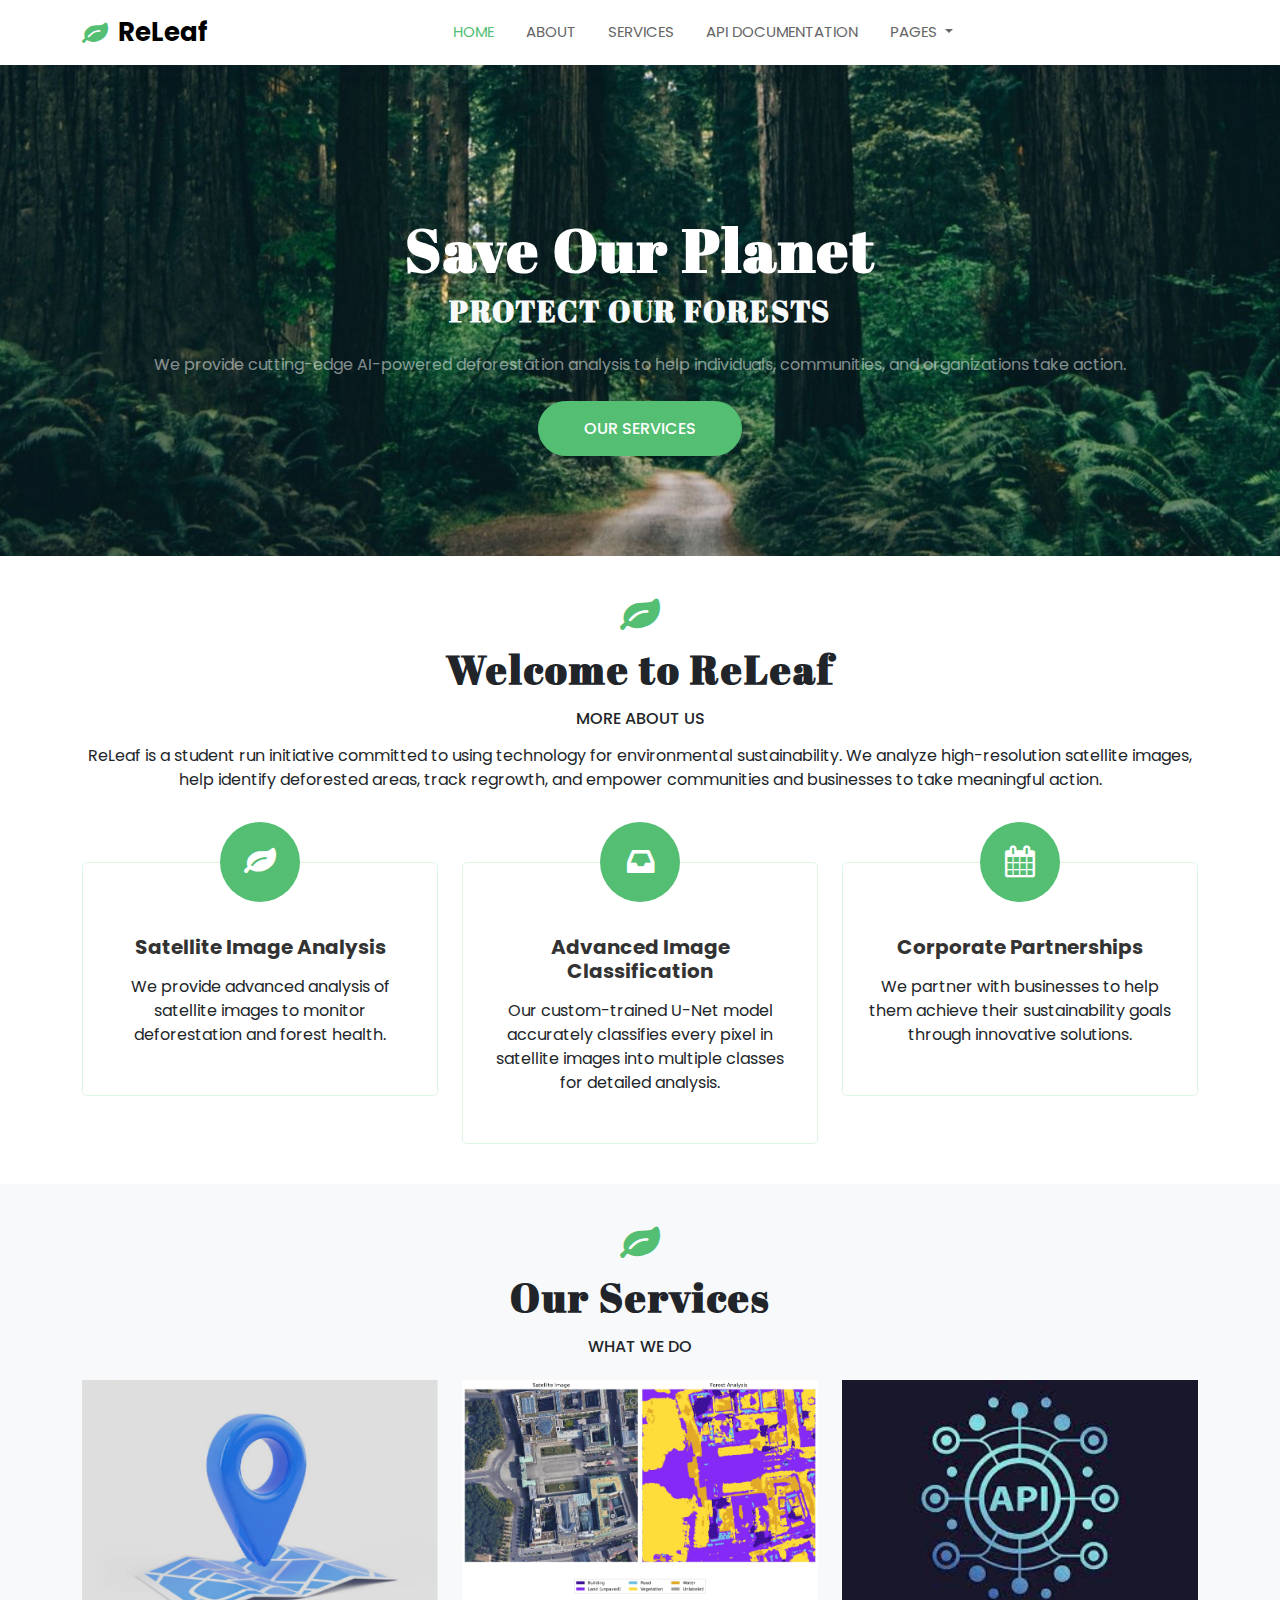
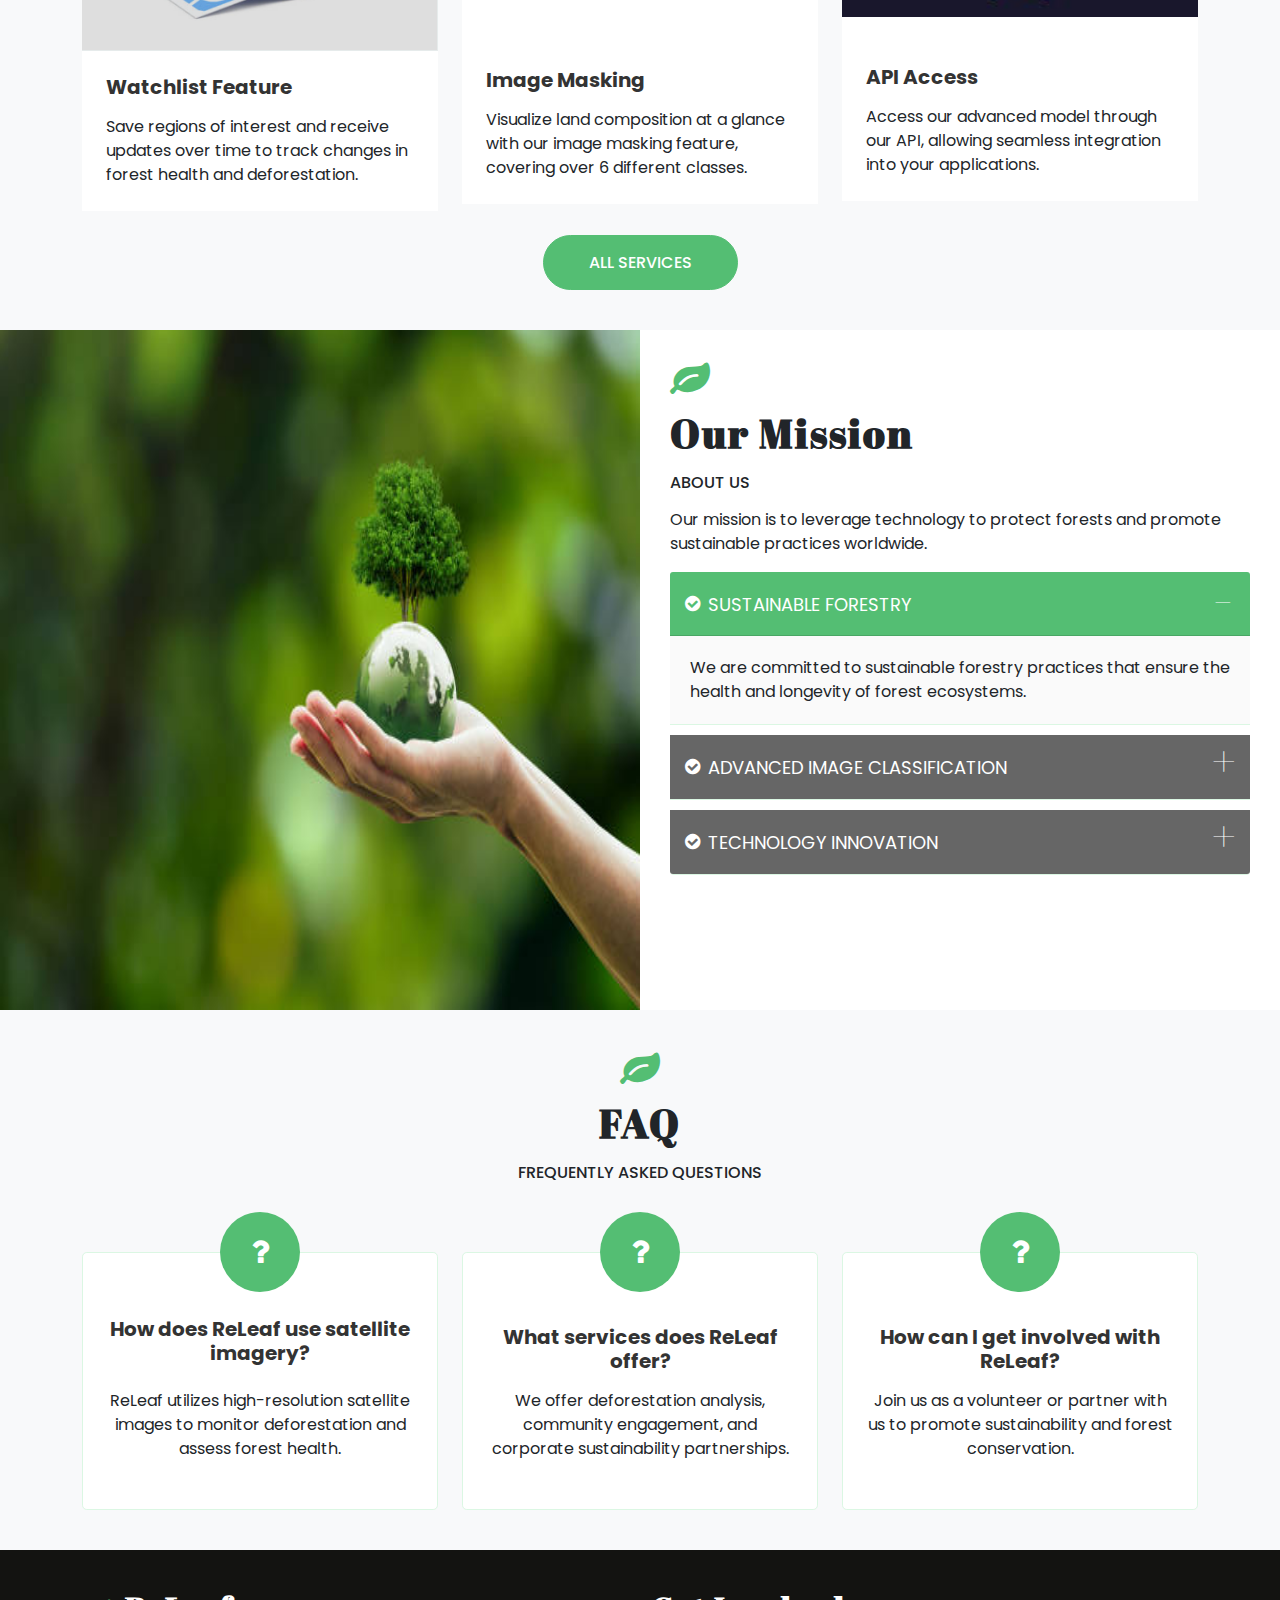
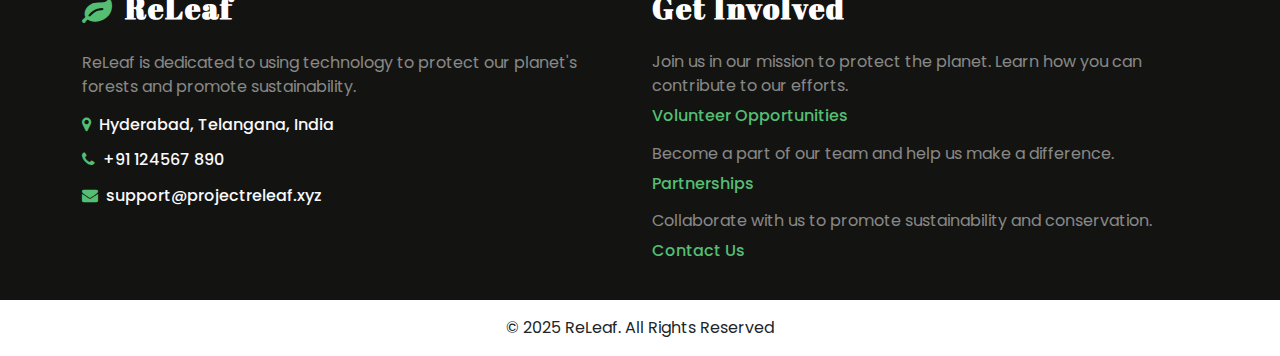
<file: home.html>
<!DOCTYPE html>
<html lang="en">
<head>

  <meta charset="utf-8">
  <meta http-equiv="X-UA-Compatible" content="IE=edge">
  <meta name="viewport" content="width=device-width, initial-scale=1">
  <title>ReLeaf - Forest Monitoring Service</title>
  <link rel="icon" type="image/x-icon" href="img/favicon.ico">
  <link href="css/bootstrap.min.css" rel="stylesheet" >
  <link href="css/font-awesome.min.css" rel="stylesheet" >
  <link href="css/global.css" rel="stylesheet">
  <link href="css/index.css" rel="stylesheet">
  <link href="https://fonts.googleapis.com/css2?family=Abril+Fatface&display=swap" rel="stylesheet">
  <link href="https://fonts.googleapis.com/css2?family=Poppins&display=swap" rel="stylesheet">
  <script src="js/bootstrap.bundle.min.js"></script>

</head>
<body>

<section id="top" class="bg_green pt-2 pb-2">
<div class="container-xl">
 <div class="row top_1">
  <div class="col-md-8">
   <div class="top_1l">
    <ul class="mb-0">
    <li class="text-white d-inline-block">Welcome to ReLeaf</li>
    <li class="text-white d-inline-block mx-2">| </li>
    <li class="d-inline-block"> <a class="text-white " href="#">How to Find Us</a> </li>
    <li class="text-white d-inline-block mx-2">| </li>
    <li class="d-inline-block"> <a class="text-white " href="#">Give Feedback</a> </li>
  </ul>
   </div>
  </div>
  <div class="col-md-4">
   <div class="top_1r text-end">
      <div class="input-group">
        <input type="text" class="form-control border-0 bg-transparent text-white" placeholder="Search Keyword">
        <span class="input-group-btn">
          <button class="btn btn-primary col_blue bg-transparent rounded-0 p-1 px-3 border-0" type="button">
            <i class="fa fa-search"></i> </button>
        </span>
    </div>
   </div>
  </div>
 </div>
</div>
</section>

<section id="header">
<nav class="navbar navbar-expand-md navbar-light bg-white shadow_box" id="navbar_sticky">
  <div class="container-xl">
    <a class="text-black p-0 navbar-brand fw-bold me-0" href="home"><i class="fa fa-leaf me-1 col_green align-middle"></i> ReLeaf</a>
    <button class="navbar-toggler" type="button" data-bs-toggle="collapse" data-bs-target="#navbarSupportedContent" aria-controls="navbarSupportedContent" aria-expanded="false" aria-label="Toggle navigation">
      <span class="navbar-toggler-icon"></span>
    </button>
    <div class="collapse navbar-collapse justify-content-center" id="navbarSupportedContent">
     <ul class="navbar-nav mb-0">
        <li class="nav-item">
          <a class="nav-link active" aria-current="page" href="home">Home</a>
        </li>

    <li class="nav-item">
          <a class="nav-link" href="about">About </a>
        </li>

    <li class="nav-item">
          <a class="nav-link" href="services">Services </a>
        </li>

    <li class="nav-item">
          <a class="nav-link" href="docs">API Documentation </a>
        </li>

    <li class="nav-item dropdown">
          <a class="nav-link dropdown-toggle" href="#" id="navbarDropdown" role="button" data-bs-toggle="dropdown" aria-expanded="false">
            Pages
          </a>
          <ul class="dropdown-menu drop_1" aria-labelledby="navbarDropdown">
            <li><a class="dropdown-item" href="faq"> Faq</a></li>
            <li><a class="dropdown-item border-0" href="contact"> Contact Us</a></li>
          </ul>
        </li>
      </ul>
    </div>
  </div>
</nav>
</section>

<section id="center" class="center_h">
  <div class="pt-5 text-center">
   <div class="col-md-12">
    <h1 class="text-white">Save Our Planet</h1>
  <h4 class="text-light">PROTECT OUR FORESTS</h4>
  <p class="text-white-50 mt-4">We provide cutting-edge AI-powered deforestation analysis to help individuals, communities, and organizations take action.</p>
<h6 class="mb-0 mt-4"><a class="button" href="#serv_h">OUR SERVICES</a></h6>
   </div>
  </div>
</div>
</div>
</section>

<section id="about_h" class="p_3">
    <div class="container-xl">
    <div class="row about_h1 text-center mb-4">
     <div class="col-md-12">
      <span class="col_green fs-1 lh-1"><i class="fa fa-leaf"></i></span>
    <h3 class="mt-2">Welcome to ReLeaf</h3>
    <h6 class="mt-3">MORE ABOUT US</h6>
    <p class="mb-0 mt-3">
      ReLeaf is a student run initiative committed to using technology for environmental sustainability. We analyze high-resolution satellite images, help identify deforested areas, track regrowth, and empower communities and businesses to take meaningful action.</p>
     </div>
    </div>
    <div class="row about_h2">
     <div class="col-md-4">
      <div class="about_h2i text-center position-relative">
      <div class="about_h2i1  position-absolute w-100">
        <span class="d-inline-block bg_green text-white rounded-circle text-center fs-2"><i class="fa fa-leaf"></i></span>
      </div>
      <div class="about_h2i2 p-5 px-4 rounded-3 border_1">
       <h5 class="mb-3 mt-4"><a href="#">Satellite Image Analysis</a></h5>
       <p class="mb-0">We provide advanced analysis of satellite images to monitor deforestation and forest health.</p>
      </div>
    </div>
     </div>
     <div class="col-md-4">
      <div class="about_h2i text-center position-relative">
      <div class="about_h2i1  position-absolute w-100">
        <span class="d-inline-block bg_green text-white rounded-circle text-center fs-2"><i class="fa fa-inbox"></i></span>
      </div>
      <div class="about_h2i2 p-5 px-4 rounded-3 border_1">
       <h5 class="mb-3 mt-4"><a href="#">Advanced Image Classification</a></h5>
       <p class="mb-0">Our custom-trained U-Net model accurately classifies every pixel in satellite images into multiple classes for detailed analysis.</p>
      </div>
    </div>
     </div>
     <div class="col-md-4">
      <div class="about_h2i text-center position-relative">
      <div class="about_h2i1  position-absolute w-100">
        <span class="d-inline-block bg_green text-white rounded-circle text-center fs-2"><i class="fa fa-calendar"></i></span>
      </div>
      <div class="about_h2i2 p-5 px-4 rounded-3 border_1">
       <h5 class="mb-3 mt-4"><a href="#">Corporate Partnerships</a></h5>
       <p class="mb-0">We partner with businesses to help them achieve their sustainability goals through innovative solutions.</p>
      </div>
    </div>
     </div>
    </div>
  </div>
</section>


<section id="serv_h" class="p_3 bg-light">
    <div class="container-xl">
      <div class="row about_h1 text-center mb-4">
        <div class="col-md-12">
          <span class="col_green fs-1 lh-1"><i class="fa fa-leaf"></i></span>
          <h3 class="mt-2">Our Services</h3>
          <h6 class="mt-3 mb-0">WHAT WE DO</h6>
        </div>
      </div>
      <div class="row serv_h1">
        <div class="col-md-4">
          <div class="serv_h1i">
            <div class="grid clearfix">
              <figure class="effect-jazz mb-0">
                <a href="#"><img src="img/3.jpg" class="w-100" alt="abc"></a>
              </figure>
            </div>
            <div class="serv_h1i1 p-4 bg-white">
              <h5><a href="#">Watchlist Feature</a></h5>
              <p class="mb-0 mt-3">Save regions of interest and receive updates over time to track changes in forest health and deforestation.</p>
            </div>
          </div>
        </div>
        <div class="col-md-4">
          <div class="serv_h1i">
            <div class="grid clearfix">
              <figure class="effect-jazz mb-0">
                <a href="#"><img src="img/4.jpg" class="w-100" alt="abc"></a>
              </figure>
            </div>
            <div class="serv_h1i1 p-4 bg-white">
              <br></br>
              <h5><a href="#">Image Masking</a></h5>
              <p class="mb-0 mt-3">Visualize land composition at a glance with our image masking feature, covering over 6 different classes.</p>
            </div>
          </div>
        </div>
        <div class="col-md-4">
          <div class="serv_h1i">
            <div class="grid clearfix">
              <figure class="effect-jazz mb-0">
                <a href="#"><img src="img/5.jpg" class="w-100" alt="abc"></a>
              </figure>
            </div>
            <div class="serv_h1i1 p-4 bg-white">
              <br>
              <h5><a href="#">API Access</a></h5>
              <p class="mb-0 mt-3">Access our advanced model through our API, allowing seamless integration into your applications.</p>
            </div>
          </div>
        </div>
      </div>
      <div class="row sched_1 mt-4 text-center">
        <div class="col-md-12">
          <div class="sched_1i">
            <h6 class="mb-0"><a class="button_1" href="services">ALL SERVICES</a></h6>
          </div>
        </div>
      </div>
    </div>
</section>

<section id="mission">
    <div class="container-fluid px-0">
    <div class="row mission_1 mx-0">
     <div class="col-md-6 p-0">
        <div class="mission_1l">
      <div class="grid clearfix">
          <figure class="effect-jazz mb-0">
          <a href="#"><img src="img/6.jpg" class="w-100" alt="abc"></a>
          </figure>
        </div>
    </div>
     </div>
     <div class="col-md-6 p-0">
        <div class="mission_1r p-5">
        <span class="col_green fs-1 lh-1"><i class="fa fa-leaf"></i></span>
    <h3 class="mt-2">Our Mission</h3>
    <h6 class="mt-3 mb-3">ABOUT US</h6>
    <p>Our mission is to leverage technology to protect forests and promote sustainable practices worldwide.</p>
    <div class="accordion" id="accordionExample">
  <div class="accordion-item">
   <h2 class="accordion-header" id="headingOne">
     <button class="accordion-button" type="button" data-bs-toggle="collapse" data-bs-target="#collapseOne" aria-expanded="true" aria-controls="collapseOne">
       <i class="fa fa-check-circle me-2"></i> SUSTAINABLE FORESTRY
     </button>
   </h2>
   <div id="collapseOne" class="accordion-collapse collapse show" aria-labelledby="headingOne" data-bs-parent="#accordionExample">
     <div class="accordion-body">
     <p class="mb-0">We are committed to sustainable forestry practices that ensure the health and longevity of forest ecosystems.</p>
     </div>
   </div>
  </div>

  <div class="accordion-item">
   <h2 class="accordion-header" id="headingTwo">
     <button class="accordion-button collapsed" type="button" data-bs-toggle="collapse" data-bs-target="#collapseTwo" aria-expanded="false" aria-controls="collapseTwo">
       <i class="fa fa-check-circle me-2"></i> ADVANCED IMAGE CLASSIFICATION
     </button>
   </h2>
   <div id="collapseTwo" class="accordion-collapse collapse" aria-labelledby="headingTwo" data-bs-parent="#accordionExample">
     <div class="accordion-body">
       <p class="mb-0">Our custom-trained U-Net model accurately classifies every pixel in satellite images into multiple classes for detailed analysis.</p>
     </div>
   </div>
 </div>

  <div class="accordion-item">
   <h2 class="accordion-header" id="headingThree">
     <button class="accordion-button collapsed" type="button" data-bs-toggle="collapse" data-bs-target="#collapseThree" aria-expanded="false" aria-controls="collapseThree">
       <i class="fa fa-check-circle me-2"></i> TECHNOLOGY INNOVATION
     </button>
   </h2>
   <div id="collapseThree" class="accordion-collapse collapse" aria-labelledby="headingThree" data-bs-parent="#accordionExample">
     <div class="accordion-body">
        <p class="mb-0">We leverage cutting-edge technology to enhance forest monitoring and conservation efforts, ensuring sustainable management of natural resources.</p>
     </div>
   </div>
 </div>


</div>
    </div>
     </div> 
    </div>
  </div>
</section>

<section id="faq" class="p_3 bg-light">
    <div class="container-xl">
      <div class="row about_h1 text-center mb-4">
       <div class="col-md-12">
        <span class="col_green fs-1 lh-1"><i class="fa fa-leaf"></i></span>
        <h3 class="mt-2">FAQ</h3>
        <h6 class="mt-3 mb-0">FREQUENTLY ASKED QUESTIONS</h6>
       </div>
      </div>
      <div class="row about_h2">
        <div class="col-md-4">
        <div class="about_h2i text-center position-relative">
          <div class="about_h2i1  position-absolute w-100">
            <span class="d-inline-block bg_green text-white rounded-circle text-center fs-2"><i class="fa fa-question"></i></span>
          </div>
          <div class="about_h2i2 p-5 px-4 rounded-3 border_1 bg-white">
           <h5 class="mb-4 mt-3"><a href="#">How does ReLeaf use satellite imagery?</a></h5>
           <p class="mb-0">ReLeaf utilizes high-resolution satellite images to monitor deforestation and assess forest health.</p>
          </div>
        </div>
       </div>
       <div class="col-md-4">
        <div class="about_h2i text-center position-relative">
          <div class="about_h2i1  position-absolute w-100">
            <span class="d-inline-block bg_green text-white rounded-circle text-center fs-2"><i class="fa fa-question"></i></span>
          </div>
          <div class="about_h2i2 p-5 px-4 rounded-3 border_1 bg-white">
           <h5 class="mb-3 mt-4"><a href="#">What services does ReLeaf offer?</a></h5>
           <p class="mb-0">We offer deforestation analysis, community engagement, and corporate sustainability partnerships.</p>
          </div>
        </div>
       </div>
       <div class="col-md-4">
        <div class="about_h2i text-center position-relative">
          <div class="about_h2i1  position-absolute w-100">
            <span class="d-inline-block bg_green text-white rounded-circle text-center fs-2"><i class="fa fa-question"></i></span>
          </div>
          <div class="about_h2i2 p-5 px-4 rounded-3 border_1 bg-white">
           <h5 class="mb-3 mt-4"><a href="#">How can I get involved with ReLeaf?</a></h5>
           <p class="mb-0">Join us as a volunteer or partner with us to promote sustainability and forest conservation.</p>
          </div>
        </div>
       </div>
      </div>
    </div>
</section>

<!--<section id="testim" class="p_3 carousel_p">
    <div class="container-xl">
      <div class="row about_h1 text-center mb-4">
       <div class="col-md-12">
        <span class="col_green fs-1 lh-1"><i class="fa fa-leaf"></i></span>
        <h3 class="mt-2">Testimonials</h3>
        <h6 class="mt-3 mb-0">WHAT CLIENTS SAY</h6>
       </div>
      </div>
      <div class="testim_1im1 clearfix">
          <div id="carouselExampleCaptions2" class="carousel slide" data-bs-ride="carousel">
  <div class="carousel-indicators">
    <button type="button" data-bs-target="#carouselExampleCaptions2" data-bs-slide-to="0" class="active" aria-label="Slide 1"></button>
    <button type="button" data-bs-target="#carouselExampleCaptions2" data-bs-slide-to="1" aria-label="Slide 2" class="" aria-current="true"></button>
  </div>
  <div class="carousel-inner">
    <div class="carousel-item active">
       <div class="testim_1im1i text-center">
         <span class="d-inline-block  fs-1 col_green"><i class="fa fa-quote-left"></i></span><br>
         <img src="img/7.jpg" alt="abc" class="rounded-circle mt-3">
         <p class="mt-3 fs-5">ReLeaf's innovative solutions have transformed our approach to forest conservation. Their data-driven insights are invaluable.</p>
         <h3 class="text-uppercase mt-4">Jane Doe</h3>
         <h6 class="mb-0">Environmental Scientist</h6>
       </div>
    </div>
    <div class="carousel-item">
        <div class="testim_1im1i text-center">
         <span class="d-inline-block  fs-1 col_green"><i class="fa fa-quote-left"></i></span><br>
         <img src="img/8.jpg" alt="abc" class="rounded-circle mt-3">
         <p class="mt-3 fs-5">Partnering with ReLeaf has been a game-changer for our sustainability initiatives. Their expertise is unmatched.</p>
         <h3 class="text-uppercase mt-4">John Smith</h3>
         <h6 class="mb-0">CEO, GreenTech</h6>
       </div>
    </div>
  </div>
</div>
        </div>
    </div>
</section>-->

<section id="footer" class="p_3">
    <div class="container-xl">
        <div class="footer_1 row">
            <div class="col-md-6">
                <div class="footer_1i">
                    <h4 class="mb-4"><a class="text-white" href="home"><i class="fa fa-leaf me-1 col_green align-middle"></i> ReLeaf</a></h4>
                    <p class="text-white-50">ReLeaf is dedicated to using technology to protect our planet's forests and promote sustainability.</p>
                    <h6 class="text-light"><i class="fa fa-map-marker col_green me-1"></i> Hyderabad, Telangana, India</h6>
                    <h6 class="mt-3"><i class="fa fa-phone col_green me-1"></i> <a class="text-light" href="#">+91 124567 890</a></h6>
                    <h6 class="mt-3 mb-0"><i class="fa fa-envelope col_green me-1"></i> <a class="text-light" href="#">support@projectreleaf.xyz</a></h6>
                </div>
            </div>
            <div class="col-md-6">
                <div class="footer_1i">
                    <h4 class="mb-4 text-white">Get Involved</h4>
                    <p class="text-white-50 mb-2">Join us in our mission to protect the planet. Learn how you can contribute to our efforts.</p>
                    <h6 class="col_green">Volunteer Opportunities</h6>
                    <p class="text-white-50 mb-2 mt-3">Become a part of our team and help us make a difference.</p>
                    <h6 class="col_green">Partnerships</h6>
                    <p class="text-white-50 mb-2 mt-3">Collaborate with us to promote sustainability and conservation.</p>
                    <h6 class="col_green mb-0">Contact Us</h6>
                </div>
            </div>
        </div>
    </div>
</section>

<section id="footer_b" class="pt-3 pb-3">
 <div class="container-xl">
    <div class="row footer_b1">
   <div class="col-md-12">
    <div class="footer_b1l text-center">
      <p class="mb-0">© 2025 ReLeaf. All Rights Reserved</p>
   </div>
  </div>
 </div>
</section>

<script>
window.onscroll = function() {myFunction()};
var navbar_sticky = document.getElementById("navbar_sticky");
var sticky = navbar_sticky.offsetTop;
var navbar_height = document.querySelector('.navbar').offsetHeight;
function myFunction() {
  if (window.pageYOffset >= sticky + navbar_height) {
    navbar_sticky.classList.add("sticky")
  document.body.style.paddingTop = navbar_height + 'px';
  } else {
    navbar_sticky.classList.remove("sticky");
  document.body.style.paddingTop = '0'
  }
}
</script>

</body>


</html>
</file>
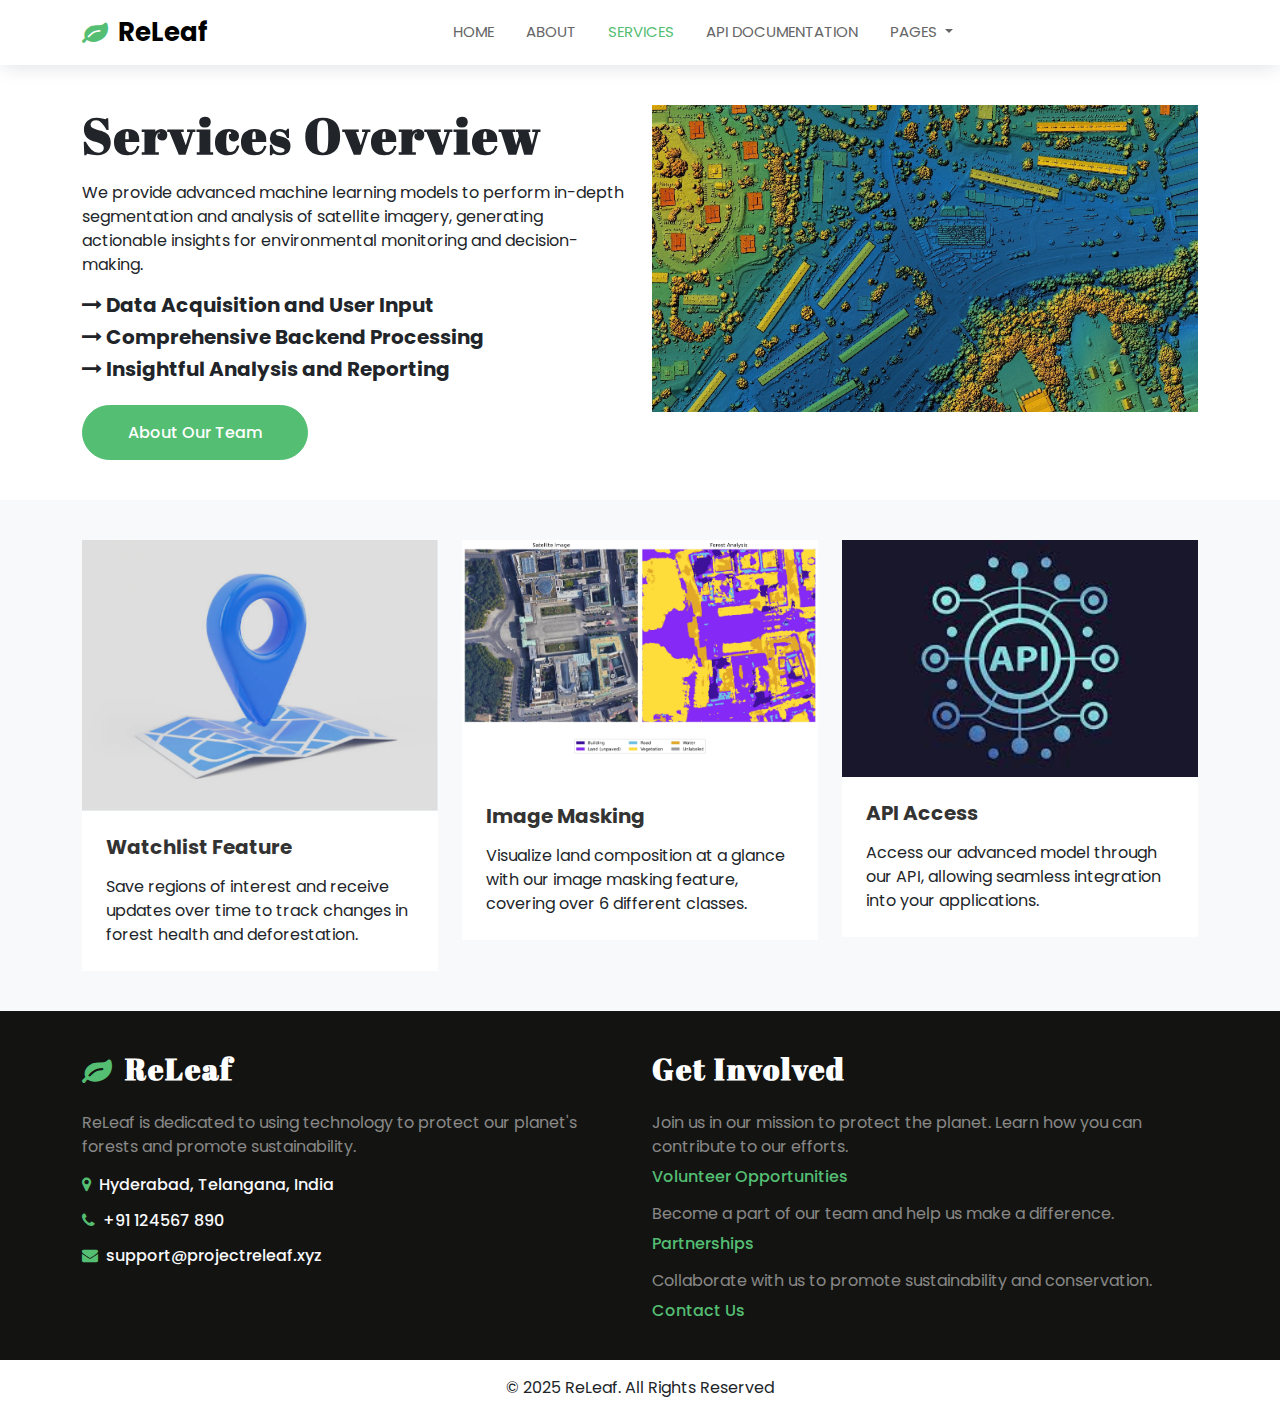
<file: services.html>
<!DOCTYPE html>
<html lang="en">
<head>

	<meta charset="utf-8">
	<meta http-equiv="X-UA-Compatible" content="IE=edge">
	<meta name="viewport" content="width=device-width, initial-scale=1">
	<title>ReLeaf</title>
	<link rel="icon" type="image/x-icon" href="img/favicon.ico">
	<link href="css/bootstrap.min.css" rel="stylesheet" >
	<link href="css/font-awesome.min.css" rel="stylesheet" >
	<link href="css/global.css" rel="stylesheet">
	<link href="css/about.css" rel="stylesheet">
	<link href="https://fonts.googleapis.com/css2?family=Abril+Fatface&display=swap" rel="stylesheet">
	<link href="https://fonts.googleapis.com/css2?family=Poppins&display=swap" rel="stylesheet">
	<script src="js/bootstrap.bundle.min.js"></script>

</head>
<body>

<section id="top" class="bg_green pt-2 pb-2">
<div class="container-xl">
 <div class="row top_1">
	<div class="col-md-8">
	 <div class="top_1l">
		<ul class="mb-0">
		<li class="text-white d-inline-block">Welcome to Electronics Recycling </li>
		<li class="text-white d-inline-block mx-2">| </li>
		<li class="d-inline-block"> <a class="text-white " href="#">How to Find Us</a> </li>
		<li class="text-white d-inline-block mx-2">| </li>
		<li class="d-inline-block"> <a class="text-white " href="#">Give Feedback</a> </li>
	</ul>
	 </div>
	</div>
	<div class="col-md-4">
	 <div class="top_1r text-end">
			<div class="input-group">
				<input type="text" class="form-control border-0 bg-transparent text-white" placeholder="Search Keyword">
				<span class="input-group-btn">
					<button class="btn btn-primary col_green bg-transparent rounded-0 p-1 px-3 border-0" type="button">
						<i class="fa fa-search"></i> </button>
				</span>
		</div>
	 </div>
	</div>
 </div>
</div>
</section>

<section id="header">
	<nav class="navbar navbar-expand-md navbar-light bg-white shadow_box" id="navbar_sticky">
	  <div class="container-xl">
		<a class="text-black p-0 navbar-brand fw-bold me-0" href="home"><i class="fa fa-leaf me-1 col_green align-middle"></i> ReLeaf</a>
		<button class="navbar-toggler" type="button" data-bs-toggle="collapse" data-bs-target="#navbarSupportedContent" aria-controls="navbarSupportedContent" aria-expanded="false" aria-label="Toggle navigation">
		  <span class="navbar-toggler-icon"></span>
		</button>
		<div class="collapse navbar-collapse justify-content-center" id="navbarSupportedContent">
		 <ul class="navbar-nav mb-0">
			<li class="nav-item">
			  <a class="nav-link" href="home">Home</a>
			</li>
	
		<li class="nav-item">
			  <a class="nav-link" href="about">About </a>
			</li>
	
		<li class="nav-item">
			  <a class="nav-link active" aria-current="page" href="services">Services </a>
			</li>
	
		<li class="nav-item">
			  <a class="nav-link" href="docs">API Documentation </a>
			</li>
	
		<li class="nav-item dropdown">
			  <a class="nav-link dropdown-toggle" href="#" id="navbarDropdown" role="button" data-bs-toggle="dropdown" aria-expanded="false">
				Pages
			  </a>
			  <ul class="dropdown-menu drop_1" aria-labelledby="navbarDropdown">
				<li><a class="dropdown-item" href="faq"> Faq</a></li>
				<li><a class="dropdown-item border-0" href="contact"> Contact Us</a></li>
			  </ul>
			</li>
	
		  </ul>
		</div>
	  </div>
	</nav>
	</section>

 <section id="overview" class="p_3">
 <div class="container-xl">
	<div class="row overview_1">
	 <div class="col-md-6">
		<div class="overview_1l">
	 <h2>Services Overview</h2>
	 <p class="mt-3">We provide advanced machine learning models to perform in-depth segmentation and analysis of satellite imagery, generating actionable insights for environmental monitoring and decision-making.</p>
	 <h5 class="mb-2"><i class="fa fa-long-arrow-right color_1"></i> Data Acquisition and User Input</h5>
	 <h5 class="mb-2"><i class="fa fa-long-arrow-right color_1"></i> Comprehensive Backend Processing</h5>
		<h5 class="mb-4"><i class="fa fa-long-arrow-right color_1"></i> Insightful Analysis and Reporting</h5>
		<h6 class="mb-0"><a href="about" class="button">About Our Team</a></h6>
	</div>
	 </div>
	 <div class="col-md-6">
		<div class="overview_1r">
		<div class="grid clearfix">
			<figure class="effect-jazz mb-0">
			<a href="#"><img src="img/13.jpg" class="w-100" alt="img25"></a>
			</figure>
		</div>
	</div>
	 </div>
	</div>
 </div>
</section>

 <section id="serv_h" class="p_3 bg-light">
		<div class="container-xl">
		<div class="row serv_h1">
		 <div class="col-md-4">
			 <div class="serv_h1i">
			 <div class="grid clearfix">
					<figure class="effect-jazz mb-0">
					<a href="#"><img src="img/3.jpg" class="w-100" alt="abc"></a>
					</figure>
				</div>
			 <div class="serv_h1i1  p-4 bg-white">
				<h5><a href="#">Watchlist Feature</a></h5>
			<p class="mb-0 mt-3">Save regions of interest and receive updates over time to track changes in forest health and deforestation.</p>
			 </div>
		 </div>
		 </div>
		 <div class="col-md-4">
			 <div class="serv_h1i">
			 <div class="grid clearfix">
					<figure class="effect-jazz mb-0">
					<a href="#"><img src="img/4.jpg" class="w-100" alt="abc"></a>
					</figure>
				</div>
			 <div class="serv_h1i1  p-4 bg-white">
			<br>
				<h5><a href="#">Image Masking</a></h5>
			<p class="mb-0 mt-3">Visualize land composition at a glance with our image masking feature, covering over 6 different classes.</p>
			 </div>
		 </div>
		 </div>
		 <div class="col-md-4">
			 <div class="serv_h1i">
			 <div class="grid clearfix">
					<figure class="effect-jazz mb-0">
					<a href="#"><img src="img/5.jpg" class="w-100" alt="abc"></a>
					</figure>
				</div>
			 <div class="serv_h1i1  p-4 bg-white">
				<h5><a href="#">API Access</a></h5>
			<p class="mb-0 mt-3">Access our advanced model through our API, allowing seamless integration into your applications.</p>
			 </div>
		 </div>
	</div>
</section>

	<section id="footer" class="p_3">
		<div class="container-xl">
				<div class="footer_1 row">
						<div class="col-md-6">
								<div class="footer_1i">
										<h4 class="mb-4"><a class="text-white" href="home"><i class="fa fa-leaf me-1 col_green align-middle"></i> ReLeaf</a></h4>
										<p class="text-white-50">ReLeaf is dedicated to using technology to protect our planet's forests and promote sustainability.</p>
										<h6 class="text-light"><i class="fa fa-map-marker col_green me-1"></i> Hyderabad, Telangana, India</h6>
										<h6 class="mt-3"><i class="fa fa-phone col_green me-1"></i> <a class="text-light" href="#">+91 124567 890</a></h6>
										<h6 class="mt-3 mb-0"><i class="fa fa-envelope col_green me-1"></i> <a class="text-light" href="#">support@projectreleaf.xyz</a></h6>
								</div>
						</div>
						<div class="col-md-6">
								<div class="footer_1i">
										<h4 class="mb-4 text-white">Get Involved</h4>
										<p class="text-white-50 mb-2">Join us in our mission to protect the planet. Learn how you can contribute to our efforts.</p>
										<h6 class="col_green">Volunteer Opportunities</h6>
										<p class="text-white-50 mb-2 mt-3">Become a part of our team and help us make a difference.</p>
										<h6 class="col_green">Partnerships</h6>
										<p class="text-white-50 mb-2 mt-3">Collaborate with us to promote sustainability and conservation.</p>
										<h6 class="col_green mb-0">Contact Us</h6>
								</div>
						</div>
				</div>
		</div>
	</section>

	<section id="footer_b" class="pt-3 pb-3">
	<div class="container-xl">
		<div class="row footer_b1">
	 <div class="col-md-12">
		<div class="footer_b1l text-center">
			<p class="mb-0">© 2025 ReLeaf. All Rights Reserved</p>
	 </div>
	</div>
	</div>
	</section>

	<script>
	window.onscroll = function() {myFunction()};
	var navbar_sticky = document.getElementById("navbar_sticky");
	var sticky = navbar_sticky.offsetTop;
	var navbar_height = document.querySelector('.navbar').offsetHeight;
	function myFunction() {
	if (window.pageYOffset >= sticky + navbar_height) {
		navbar_sticky.classList.add("sticky")
	document.body.style.paddingTop = navbar_height + 'px';
	} else {
		navbar_sticky.classList.remove("sticky");
	document.body.style.paddingTop = '0'
	}
	}
	</script>

	</body>


	</html>
</file>
<file: css/global.css>
body{
font-family: 'Poppins', sans-serif;
}
ul{
list-style:none;
padding:0;
 }

a{
color: #333;
text-decoration:none;
 }
a:hover{
text-decoration:none;
color: #54be73;
 }
a:focus{
text-decoration:none;
color: #54be73;
 }

.button{
background:#54be73; 
border:1px solid #54be73;
color:#fff!important;
display: inline-block;
transition: 0.3s;
padding: 17px 45px 17px 45px;
border-radius:30px;
 }

.button:hover{
background:#fff!important; 
color:#111!important;
border:1px solid #fff;
 }

.button_1{
background:#54be73; 
border:1px solid #54be73;
color:#fff!important;
display: inline-block;
transition: 0.3s;
padding: 17px 45px 17px 45px;
border-radius:30px;
 }

.button_1:hover{
background:#fff!important; 
color:#111!important;
border:1px solid #54be73;
 }
 
.button_2{
background:#111; 
border:1px solid #111;
color:#fff!important;
display: inline-block;
transition: 0.3s;
padding: 17px 45px 17px 45px;
border-radius:30px;
 }

.button_2:hover{
background:#54be73!important; 
color:#fff!important;
border:1px solid #54be73;
 }

.grid figure {
position: relative;
float: left;
overflow: hidden;
width: 100%;
text-align: center;
cursor: pointer;
}
figure.effect-jazz figcaption::after,
figure.effect-jazz img
{
-webkit-transition: opacity 0.35s, -webkit-transform 0.35s;
transition: opacity 0.35s, transform 0.35s;
}

figure.effect-jazz:hover img {
-webkit-transform: scale3d(1.05,1.05,1);
transform: scale3d(1.05,1.05,1);
}

.col_green{
color: #54be73!important; 
 }
.bg_green{
background: #54be73!important; 
 }
.bg_back{
background:#000000a6;
}
h1{
font-size:60px; 
 }
h2{
font-size:50px; 
 }
h3{
font-size:40px; 
 }
h4{
font-size:30px; 
 }
h1,h2,h3,h4{
font-family: 'Abril Fatface', serif;
letter-spacing: 2px;
 }
h1,h2,h3,h4,h5{
font-weight:bold;
 }
hr{
opacity:1;
background-color:#dbf7e3; 
 }
.font_14{
font-size:14px; 
 }
.font_8{
font-size:8px; 
 }
.font_10{
font-size:10px; 
 }
.font_12{
font-size:12px; 
 }
.font_13{
font-size:13px; 
 }
.font_60{
font-size:60px!important; 
 }
.font_50{
font-size:50px!important; 
 }
.line {
height:4px!important;
width: 80px;
background-color:#54be73;
}


.p_3{
padding-top:40px;
padding-bottom:40px; 
 }

.border_1{
border:1px solid #dbf7e3;
 }

.carousel_p .carousel-indicators {
bottom: -60px!important;
}
.carousel_p {
padding-bottom: 70px!important;
}

.dropdown:hover .dropdown-menu { 
display: block; 
} 
.dropdown>.dropdown-toggle:active {
/*Without this, clicking will make it sticky*/
pointer-events: none;
}
/*********************top****************/
#top{
display:none; 
 }
.top_1l{
padding-top:6px; 
 }
.top_1r ::placeholder {
color: #fff;
opacity: 1; /* Firefox */
}
/*********************top_end****************/

/*********************header****************/
.nav_hide:after{
display:none; 
 }

#header{
background-color: #fff; 
 }
#header .navbar-brand{
font-size:26px;
 }
.navbar-collapse {
align-items:start;
}

#header .nav-link{
padding:13px 16px;
color:#666;
text-transform:uppercase;
font-size:15px;
 }
#header .nav-link:hover{
background:none;
color:#54be73;
 }
#header .nav-link:focus{
background:none;
color:#54be73;
 }
#header .active{
background:none;
color:#54be73;
 }


.drop_1{
min-width:220px;
padding:0;
border-radius:0;
margin-top:0!important;
border:none;
box-shadow: 0px 4px 20px -3px rgb(22 36 62 / 15%);
background:#fff;
border-top:3px solid #54be73;
 }
.drop_1 a{
padding-top:15px;
padding-bottom:15px;
border-bottom:1px solid #e2e2f7;
color:#333;
text-transform:uppercase;
font-size:15px;
font-weight:bold;
 }
.drop_1 a:hover{
background:none;
color:#54be73;
 }
 
.sticky {
position: fixed;
top: 0;
width: 100%!important;
z-index:3;
background-color: #fff;
}
.sticky {
top: -40px;
transform: translateY(40px);
transition: transform .3s;
}

.social_link{
border:1px solid  #dbf7e3; 
border-radius:50%;
width:40px;
height:40px;
line-height:40px;
padding:0!important;
text-align:center;
 }
/*********************header_end****************/


/*********************common****************/
.pages ul li{
 display:inline-block;
 }
.pages ul li a{
display:block;
color: #0c121d;
 margin: 0 2px;
 width:40px;
 height:40px;
 line-height:38px;
 text-align:center;
 border:1px solid #dbf7e3;
 background:#fff;
 }
.pages ul li a:hover{
 background: #54be73;
 border:1px solid #54be73;
 }
.pages ul li a:hover{
 color: #fff!important;
 }
.act{
background:#54be73!important;
border:1px solid #54be73!important;
color:#fff!important;
 }

 /* footer social icons */
ul.social-network {
list-style: none;
display: block;
margin-left:0 !important;
padding: 0;
}
ul.social-network li {
display: inline-block;
}

/* footer social icons */
.social-network a.icoRss:hover {
background-color: #F56505;
}
.social-network a.icoFacebook:hover {
background-color:#3B5998;
}
.social-network a.icoTwitter:hover {
background-color:#33ccff;
}
.social-network a.icoGoogle:hover {
background-color:#BD3518;
}
.social-network a.icoVimeo:hover {
background-color:#0590B8;
}
.social-network a.icoLinkedin:hover {
background-color:#007bb7;
}
.social-network a.icoRss:hover i, .social-network a.icoFacebook:hover i, .social-network a.icoTwitter:hover i,
.social-network a.icoGoogle:hover i, .social-network a.icoVimeo:hover i, .social-network a.icoLinkedin:hover i {
color:#fff;
}
a.socialIcon:hover, .socialHoverClass {
color:#44BCDD;
}

.social-circle li a {
display:inline-block;
position:relative;
margin:0 2px 0 2px;
-moz-border-radius:50%;
-webkit-border-radius:50%;
border-radius:50%;
text-align:center;
width: 40px;
height: 40px;
}
.social-circle li i {
margin:0;
line-height:40px;
text-align: center;
}

.social-circle li a:hover i, .triggeredHover {
-moz-transform: rotate(360deg);
-webkit-transform: rotate(360deg);
-ms--transform: rotate(360deg);
transform: rotate(360deg);
-webkit-transition: all 0.2s;
-moz-transition: all 0.2s;
-o-transition: all 0.2s;
-ms-transition: all 0.2s;
transition: all 0.2s;
}
.social-circle i {
color: #fff;
-webkit-transition: all 0.8s;
-moz-transition: all 0.8s;
-o-transition: all 0.8s;
-ms-transition: all 0.8s;
transition: all 0.8s;
}
.form-control:focus{
  box-shadow:none;
 border-color:#dbf7e3; 
 }
.form-select:focus{
 box-shadow:none;
 border-color:#dbf7e3;  
 }
.form-control{
border-color:#dbf7e3;
box-shadow:none;
border-radius:0;
height:55px;
 }
.form-select{
border-color:#dbf7e3;
box-shadow:none; 
border-radius:0;
height:55px;
color:#777;
 }

.shadow_box{
box-shadow: 0px 4px 20px -3px rgb(22 36 62 / 15%);
 }
.carousel-indicators [data-bs-target] {
 background-color:#54be73; 
}

.input-group .form-control{
height:auto; 
 }
.input-group .form-control:focus{
box-shadow:none;
 }
.form-check .form-check-input:checked {
background-color: #54be73;
border-color: #54be73;
}
.form_text{
height:150px!important; 
 }
 
.center_om {
padding-top: 140px;
padding-bottom: 140px;
background:#00000094!important;
}
.about_h2m .progress-bar {
background: #fafafa;
border-radius: 0;
}
.about_h2m .progress {
background-color: #54be73;
height: 8px;
overflow: hidden;
border-radius: 0;
}
.schedm{
background:#00000094!important; 
 }

/*********************common_end****************/

/*********************mission****************/
.accordion-button {
background:#666;
color:#fff; 
padding:8px 15px;
border: 0;
font-size: 18px;
text-align: left;
font-family: 'Poppins', sans-serif;
}
.accordion-button:focus {
box-shadow: none;
border: none;
}
.accordion-button:not(.collapsed) {
background:#54be73;
color:#fff;
padding:8px 15px;
}
.accordion-body {
padding: 20px;
background: #fafafa; 
}
.accordion-button::after {
width: auto;
height: auto;
content: "+";
font-size: 40px;
background-image: none;
font-weight: 100;
color: #fff;
transform: translateY(-4px);
}
.accordion-button:not(.collapsed)::after {
width: auto;
height: auto;
background-image: none;
content: "-";
font-size: 40px;
transform: translate(-5px, -4px);
transform: rotate(0deg);
}
.accordion-item{
border:none;
border-radius:0;
background:none;
border-bottom:1px solid #dbf7e3;
margin-bottom:10px;
}

/*********************mission_end****************/

/*********************about_h****************/
.about_h2i1 span{
width:80px;
height:80px;
line-height:80px; 
 }
.about_h2i1 {
top:-40px; 
 }
.about_h2{
margin-top:70px; 
 }
/*********************about_h_end****************/

/*********************footer****************/
#footer{
	    background: #131311 !important;
}
/*********************footer_end****************/


@media screen and (max-width : 767px){
.navbar-collapse{
max-height:300px;
overflow-y:scroll; 
border-top:1px solid #dbf7e3;
margin-top:15px;
 }
#header .nav-link{
font-size:24px!important;
border-bottom:1px solid #dbf7e3;
padding-top:10px;
padding-bottom:10px;
border-radius:0!important;
 }

.navbar .navbar-toggler{
box-shadow:none!important;
background:#fbfbfb;
border:none;
border-radius:0;
margin-top:0;
 }
.drop_1{
margin-top:0!important;
min-width:100%; 
 }
.drop_1 a{
font-size:22px; 
padding-left:40px;
 }
.navbar{
padding-top:10px!important;
padding-bottom:10px!important;
background-color: rgba(0, 0, 0, 0.9);
 }

.sticky .drop_1{
margin-top:0!important; 
 }
.line{
margin-left:auto;
margin-right:auto; 
 }

.pages ul li{
margin-top:5px;
margin-bottom:5px; 
 }

.center_sm{
text-align:center!important; 
 }
#top{
display:none; 
 }
#header .navbar-brand {
margin-right:0!important;
font-size:22px;
}
.social_link {
margin-left:0!important; 
margin-right:0!important;
margin-top:15px;
 }
.about_h1  br{
display:none; 
 }
.about_h1  p{
text-align:left;
 }
.about_h2i {
margin-top:55px; 
 }
.about_h2i p{
text-align:left;
 }
.about_h2 {
margin-top: 20px;
}
.serv_h1i{
margin-top:8px;
margin-bottom:8px; 
 }
.testim_1im1  p{
text-align:left; 
 }
.testim_1im1 p br{
display:none;
 }
.blog_h1i {
margin-top:8px;
margin-bottom:8px;  
 }
.footer_1i h4{
text-align:center; 
 }
.footer_1i {
margin-top:8px;
margin-bottom:8px; 
 }
.footer_b1l {
text-align:left!important;  
 }
.center_o1  h2{
font-size:40px!important; 
 }
 }
@media (min-width:576px) and (max-width:767px) {

 }
@media (min-width:768px) and (max-width:991px) {
.navbar-expand-md {
flex-wrap:wrap!important;
}
.drop_1{
left:auto!important;
right:0!important;
 }
.top_1l ul li{
font-size:12px; 
 }
#header .navbar-brand {
font-size: 20px;
}
#header .nav-link {
padding: 13px 6px;
}
.testim_1im1 p br{
display:none;
 }
.footer_1i h4{
font-size:24px;
 }
 }
@media (min-width:871px) and (max-width:991px) {
#header .nav-link {
padding: 13px 12px;
}
 }
@media (min-width:992px) and (max-width:1200px) {
.navbar-expand-md {
flex-wrap:wrap!important;
}
.drop_1{
left:auto!important;
right:0!important;
 }
.testim_1im1 p br{
display:none;
 }
 }

@media (min-width:1201px) and (max-width:1270px) {

 }
</file>
<file: css/about.css>
.center_about{
background-image: url(../img/22.jpg);
background-position: center center;
background-size: cover;
}

.center_cont{
background-image: url(../img/25.jpg);
background-position: center center;
background-size: cover;
}
.center_serv{
background-image: url(../img/23.jpg);
background-position: center center;
background-size: cover;
}
.center_faq{
background-image: url(../img/25.jpg);
background-position: center center;
background-size: cover;
}

@media screen and (max-width : 767px){
.about_h1r{
margin-top:15px;
 }
.about_h1r h2{
font-size:36px;
 }
.about_h1r h4{
text-align:center;
 }
.about_h2m{
margin-top:15px;
margin-bottom:15px; 
 }
.exep_2i {
margin-top:8px;
margin-bottom:8px; 
 }
.overview_1r{
margin-top:15px; 
 }
.overview_1l h6{
text-align:center; 
 }
.faq_1r{
margin-top:15px; 
 }
.quote_2l{
margin-top:10px; 
text-align:center; 
 }
.contact_2r {
margin-top:20px;
text-align:center; 
 }
.contact_2r p{
text-align:left;
 }
.contact_2rr {
margin-top:10px; 
 }
.contact_2rr p{
text-align:center; 
 }
 }

@media (min-width:576px) and (max-width:767px) {

 }
@media (min-width:768px) and (max-width:991px) {
.about_h1l img{
min-height:680px; 
 }
.about_h1r .button_1{
padding-left:10px;
padding-right:10px; 
 }
.about_h1r .button_2{
padding-left:15px;
padding-right:15px; 
 }
.about_h2l h2{
font-size:32px; 
 }
.exep_2i h1{
font-size:40px; 
 }
.exep_2i {
padding:10px!important;
 }
.exep_2i h6{
font-size:13px;
 }
.overview_1l h2{
font-size:30px; 
 }
.contact_2rr  h4{
font-size:20px; 
 }
 }

@media (min-width:992px) and (max-width:1200px) {
.about_h1l img{
min-height:680px; 
 }
.about_h2l h2{
font-size:40px; 
 }
 }
@media (min-width:1201px) and (max-width:1300px) {

 }


 .popup-overlay {
     position: fixed;
     top: 0;
     left: 0;
     width: 100%;
     height: 100%;
     background-color: rgba(0, 0, 0, 0.5);
     display: flex;
     justify-content: center;
     align-items: center;
     z-index: 1000;
 }
 
 .popup-content {
     width: 90%;
     max-width: 400px;
     animation: popupFade 0.3s ease-out;
 }
 
 @keyframes popupFade {
     from {
         opacity: 0;
         transform: translateY(-20px);
     }
     to {
         opacity: 1;
         transform: translateY(0);
     }
 }
</file>
<file: css/docs.css>
.center_team{
background-image: url(../img/24.jpg);
background-position: center;
background-size: cover;
background-repeat: no-repeat;
}
.team_1m1i1 ul li a{
width:40px;
height:40px;
line-height:40px; 
transition: 0.3s;
 }
.team_1m1i1 ul li a:hover{
background:#54be73!important;
color:#fff!important;
 }
.team_1m1i1{
padding-top:45%;
display:none; 
 }
.team_1m:hover .team_1m1i1{
display:block; 
 }
.center_team_dt{
background-image: url(../img/25.jpg);
background-position: center;
background-size: fill;
 }
 
.team_dt1r .nav-tabs {
border-color: #dbf7e3;
}
.team_dt1r .nav-tabs .nav-link.active {
border-color: #54be73 #54be73 #54be73;
color: #fff;
background: #54be73;
}
.team_dt1r .nav-tabs .nav-link {
font-weight: bold;
padding: 15px 30px;
color: #333;
border-color: #dbf7e3 #dbf7e3 #fff;
border-radius:30px 30px 0px 0px;
}

@media screen and (max-width : 767px){
.team_1m {
margin-top:8px;
margin-bottom:8px; 
 }
.team_1m p{
text-align:left;
 }
.team_dt1r{
margin-top:15px; 
 }
.profile_i h6{
text-align:center; 
 }
 }

@media (min-width:576px) and (max-width:767px) {

 }
@media (min-width:768px) and (max-width:991px) {
.team_1m2  h4{
font-size:22px; 
 }
.team_dt1r .nav-tabs .nav-link {
padding: 15px 20px;
}
 }

@media (min-width:992px) and (max-width:1200px) {

 }
@media (min-width:1201px) and (max-width:1300px) {

 }
</file>
<file: css/index.css>
.center_h {
background-image: url(../img/1.jpg);
background-position: center;
padding-top: 100px;
padding-bottom: 100px;
}
.center_h2{
border-top:1px solid #4c4b4b;
 }

#sched{
background-image: url(../img/2.jpg);
background-position: center; 
    background-size: cover;
 }

.homei1i2 ul li a {
background:#fff;
width: 40px;
height: 40px;
line-height: 40px;
display: block;
color:#54be73;
text-align:center;
}
#gallery .modal-dialog {
max-width: 770px;
}
#gallery .modal-dialog{
min-width:770px; 
 }
.homei1i1 img{
min-height:180px; 
 }
.homei1i2{
padding-top:32%;
display:none; 
 }
.homei1:hover .homei1i2{
display:block; 
 }

@media screen and (max-width : 767px){
#gallery .modal-dialog{
min-width:90%; 
 }
.center_hm {
padding-top: 20px;
padding-bottom: 20px;
}
.center_h1lil{
text-align:center;
margin-top:8px;
margin-bottom:8px; 
 }
.center_h1lilir{
margin-top:10px; 
 }
.center_h1r {
text-align:center!important;
margin-top:15px; 
 }
.center_h2 h1 {
font-size: 50px;
}
.center_h2 br {
display:none;
}
.center_h2 p {
text-align:left;
}
.sched_1i{
margin-top:15px;
}
.mission_1r{
text-align:center; 
 }
.mission_1r p{
text-align:left; 
 }
.mission_1r {
padding:15px!important; 
 }
.homei1i2 {
padding-top: 28%;
}
.center_h2 {
padding-top:20px!important;
margin-top:20px!important; 
 }
 }

@media (min-width:576px) and (max-width:767px) {

 }
@media (min-width:768px) and (max-width:991px) {
.center_h1lilil span {
width: 35px;
height: 35px;
line-height: 35px;
font-size:18px!important;
}
.center_h1r .button{
padding-left:10px;
padding-right:10px;
font-size:14px;
}
.mission_1l img{
min-height:680px; 
 }
.mission_1r {
padding:15px!important; 
 }
.mission_1r p{
font-size:15px;
 }
.homei1i2 {
padding-top: 55%;
}
 }

@media (min-width:992px) and (max-width:1200px) {
.center_h1lilil span {
width: 45px;
height: 45px;
line-height: 45px;
font-size:22px!important;
}
.center_h1r .button{
padding-left:20px;
padding-right:20px;
font-size:14px;
}
.mission_1l img{
min-height:680px; 
 }
.mission_1r {
padding:30px!important; 
 }
.homei1i2 {
padding-top: 45%;
}
 }
@media (min-width:1201px) and (max-width:1360px) {
.mission_1r {
padding:30px!important; 
 }
.mission_1l img{
min-height:680px; 
 }
 }


.bg-white.rounded-circle{
    width: 45px !important;
    height: 45px !important;
    line-height: 45px !important; /* Ensures icon stays centered */
    display: flex; /* Ensures proper centering */
    align-items: center; 
    justify-content: center;
}

.row {
    display: flex;
    flex-wrap: wrap;
}

.col-md-4 {
    display: flex;
    flex-direction: column;
}
</file>
